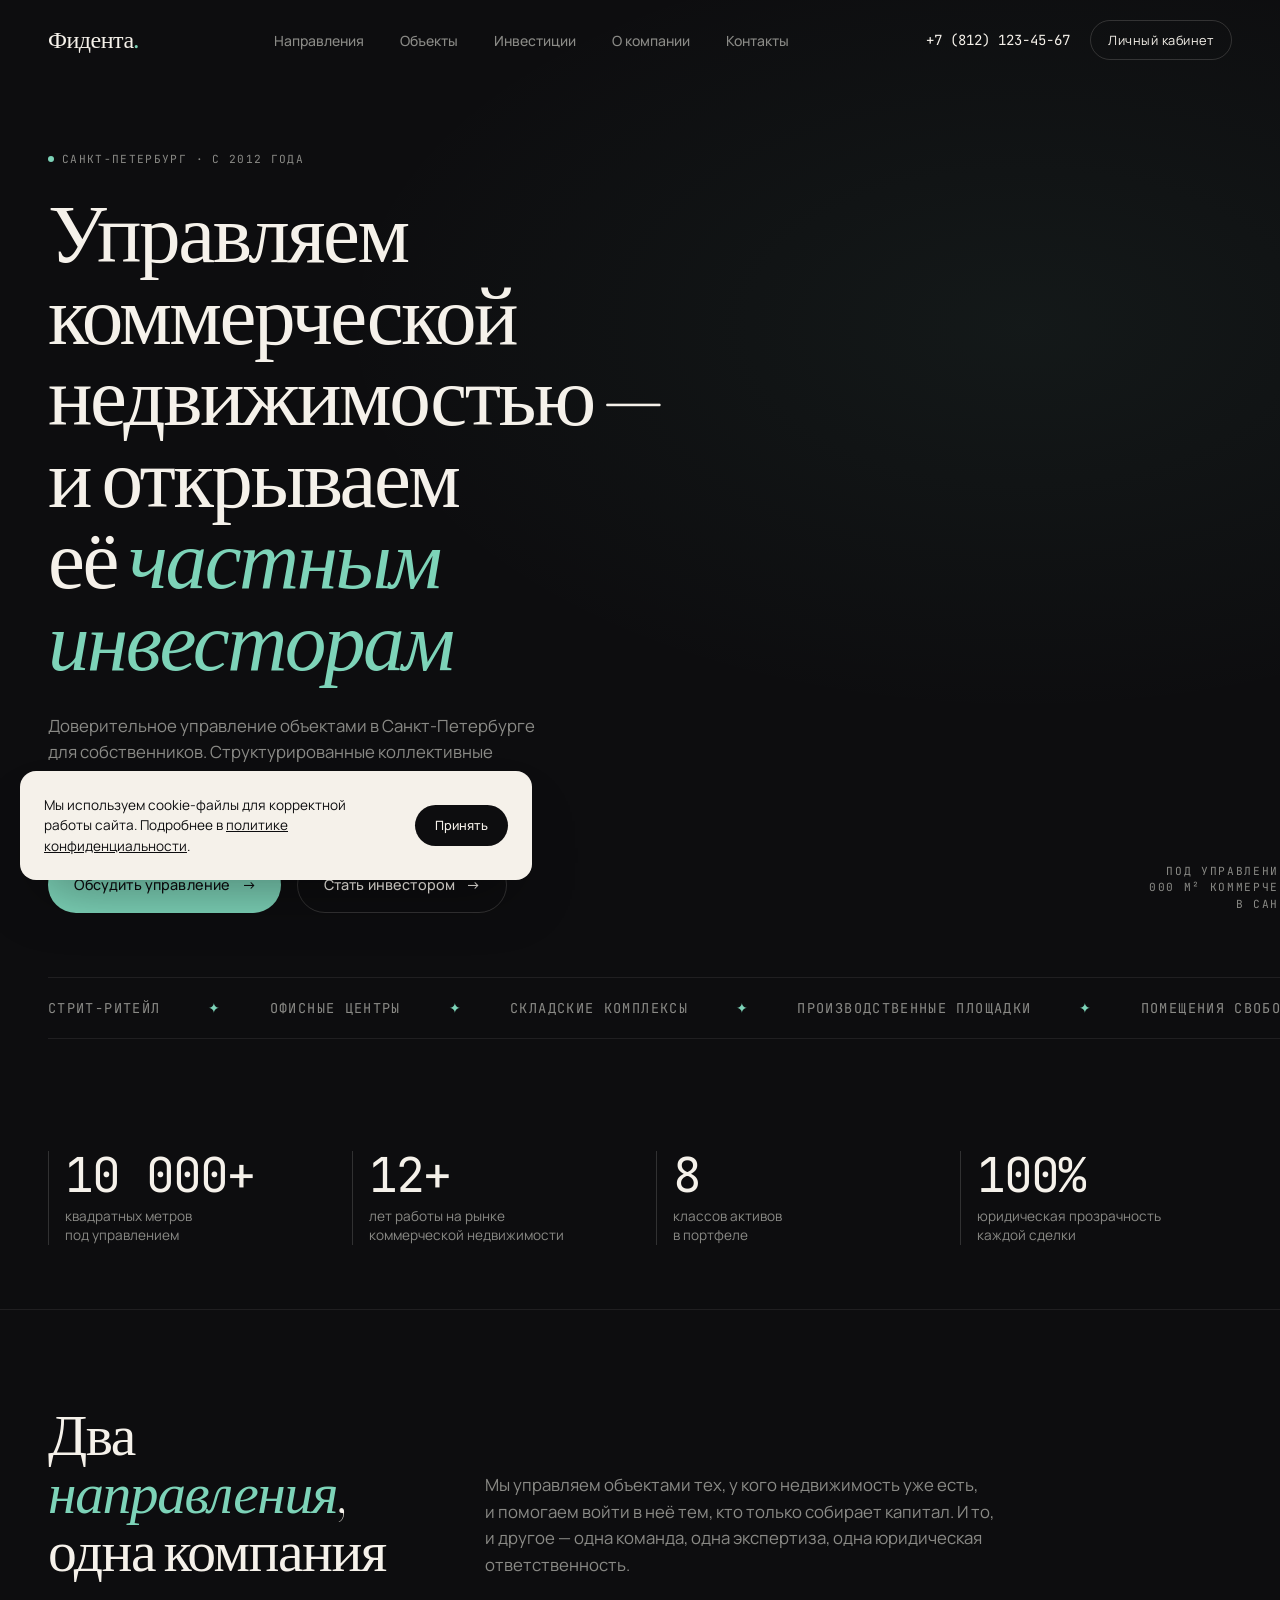
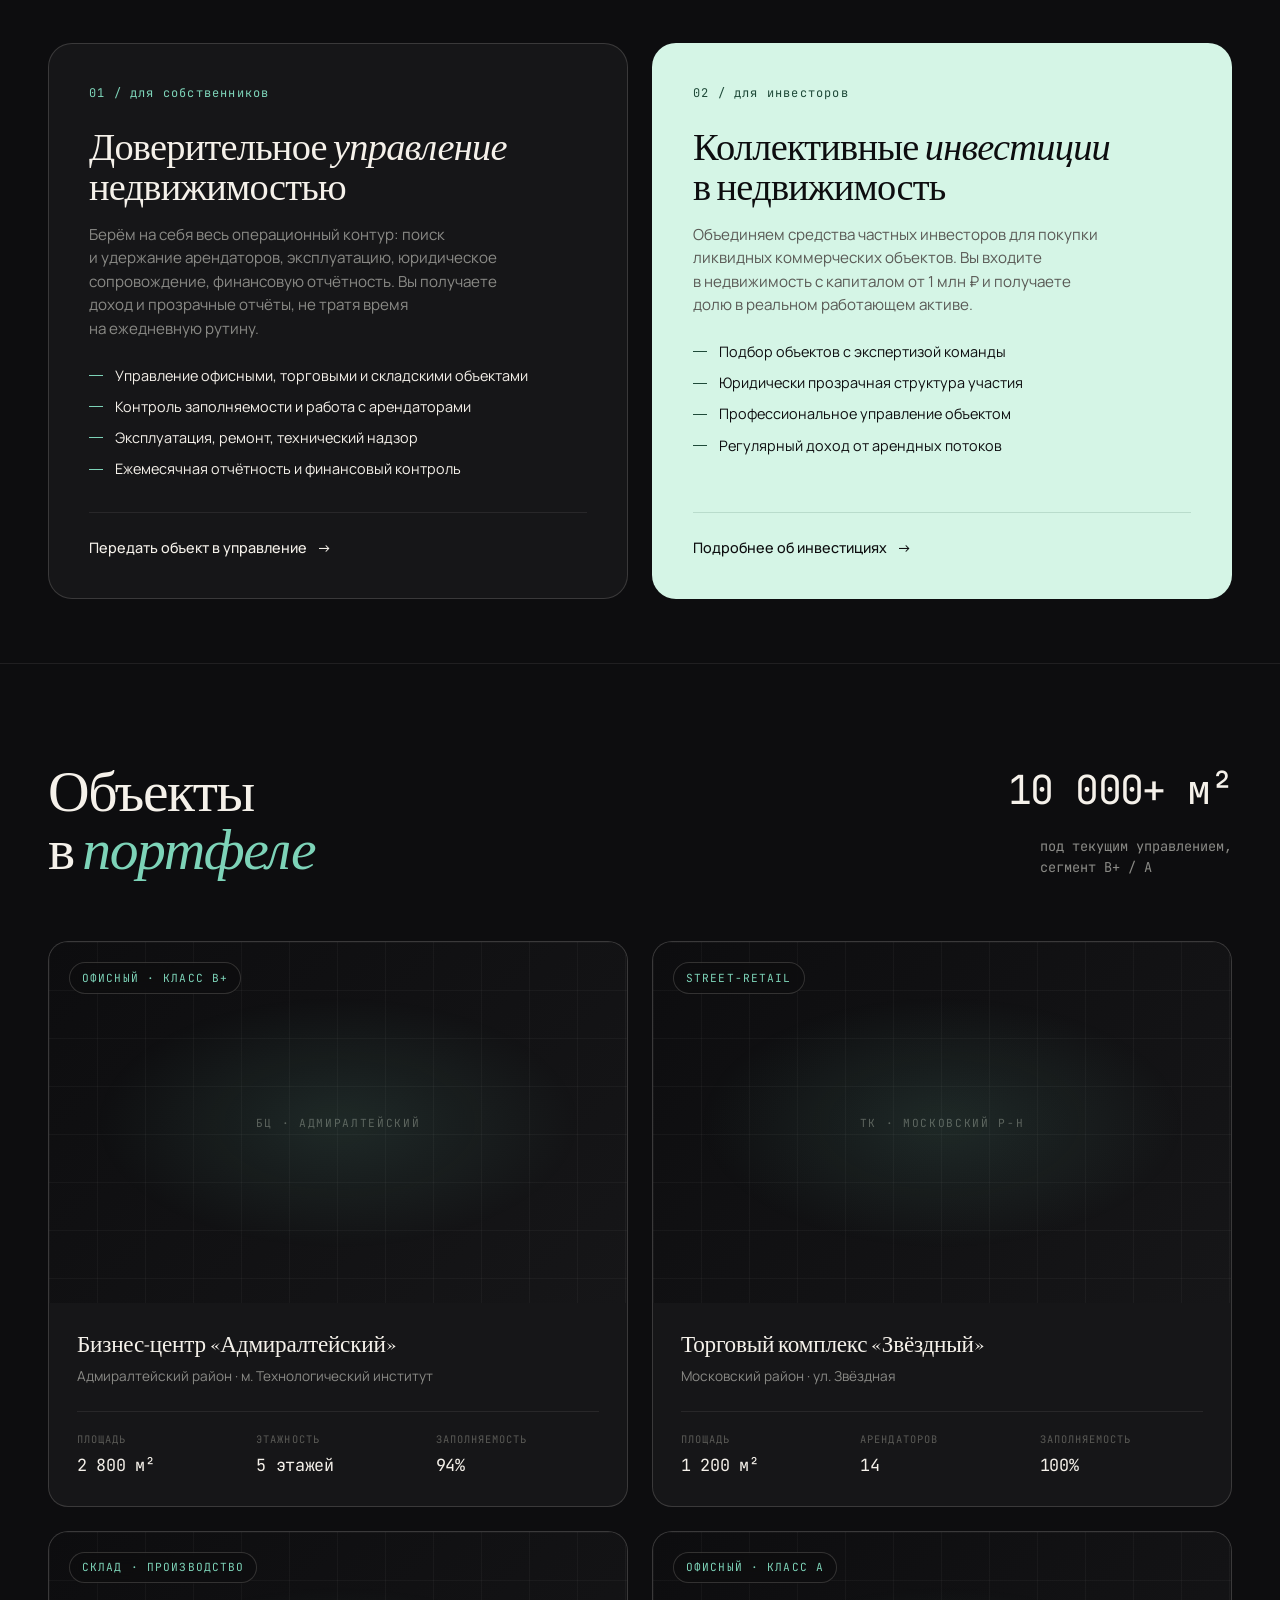
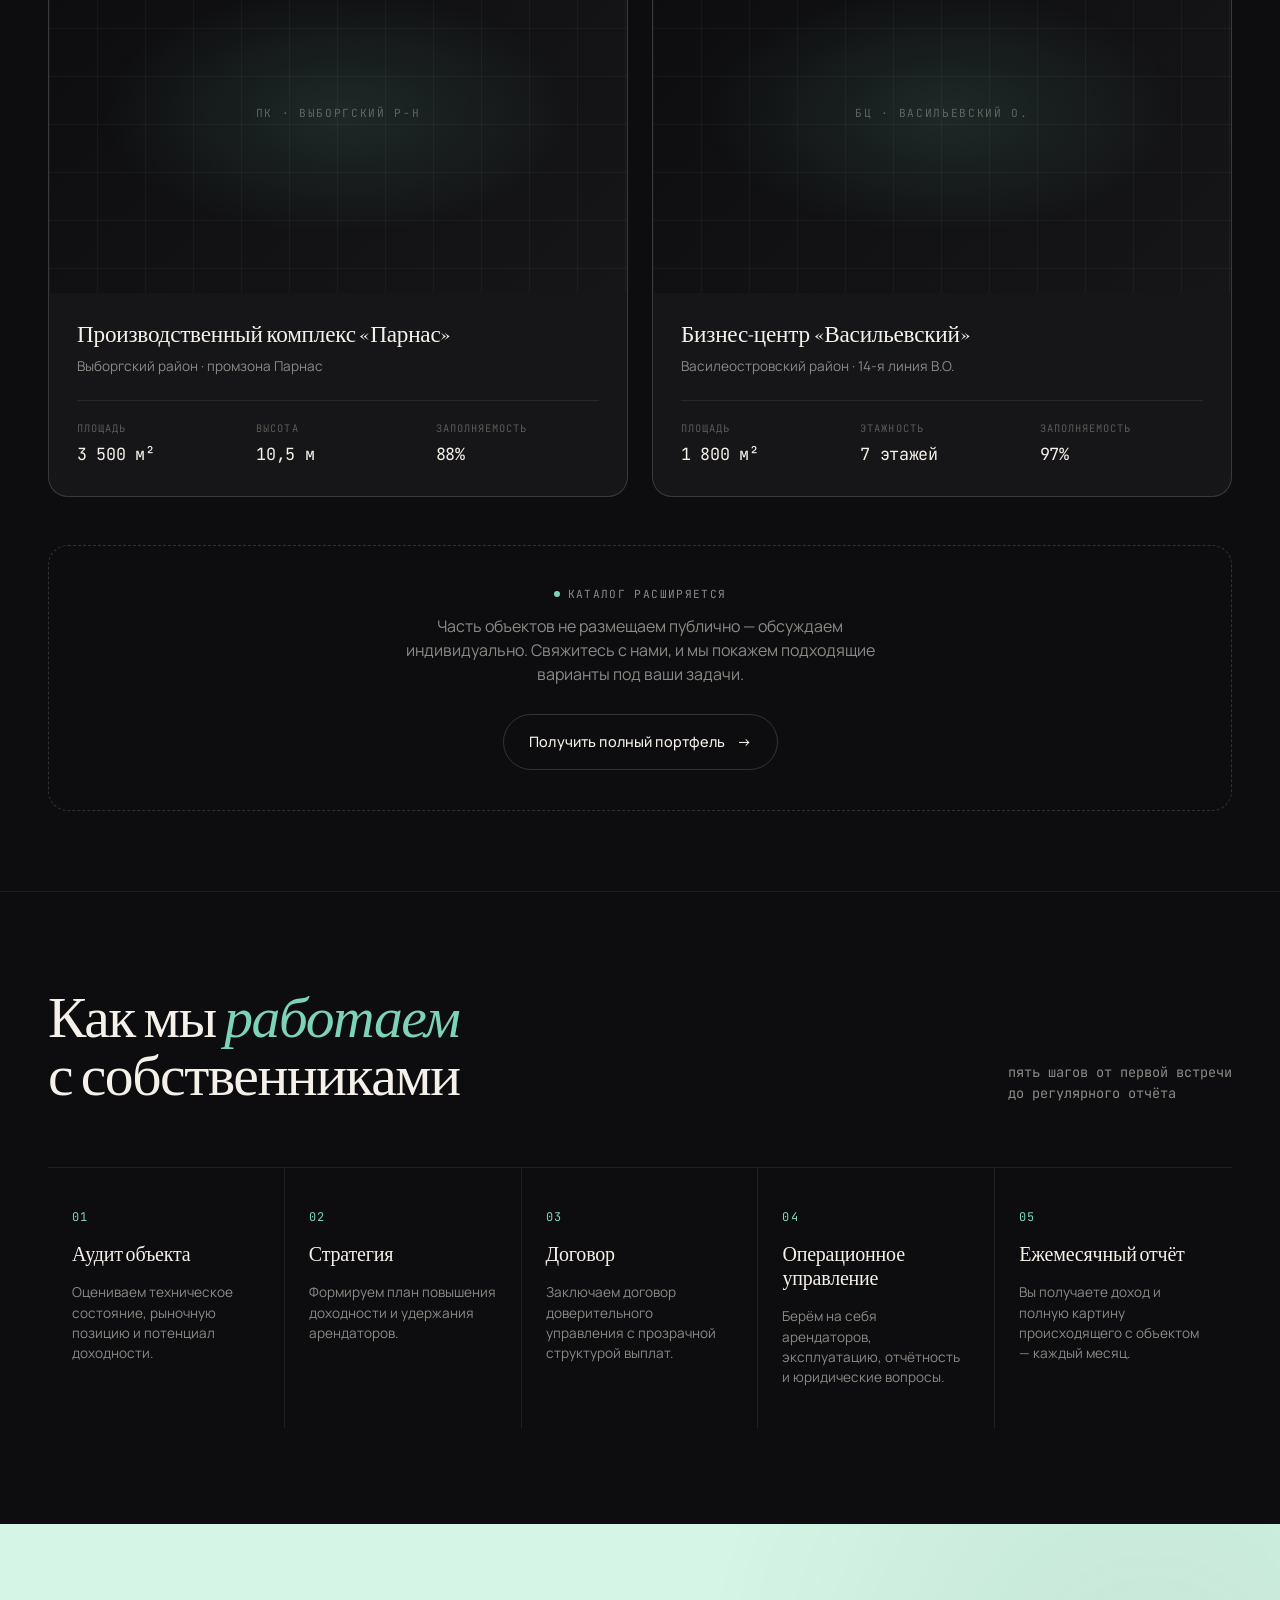
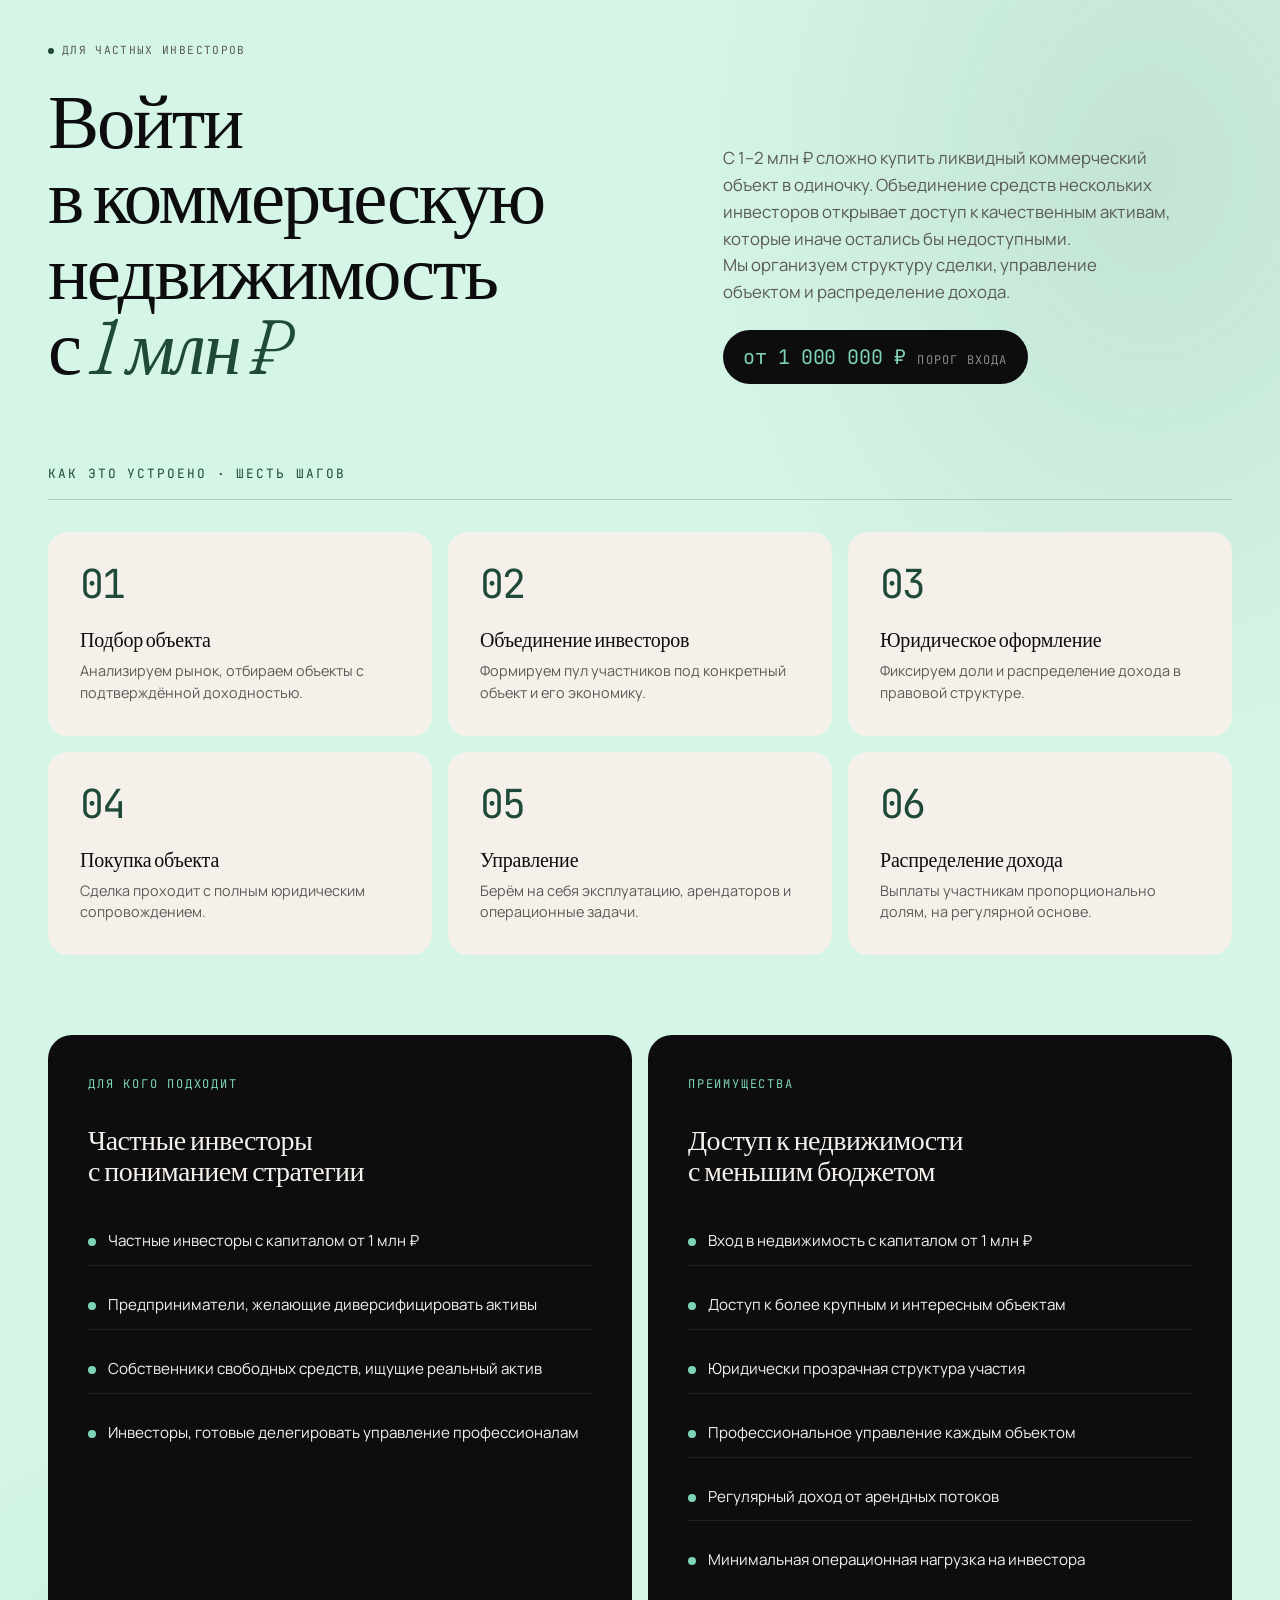
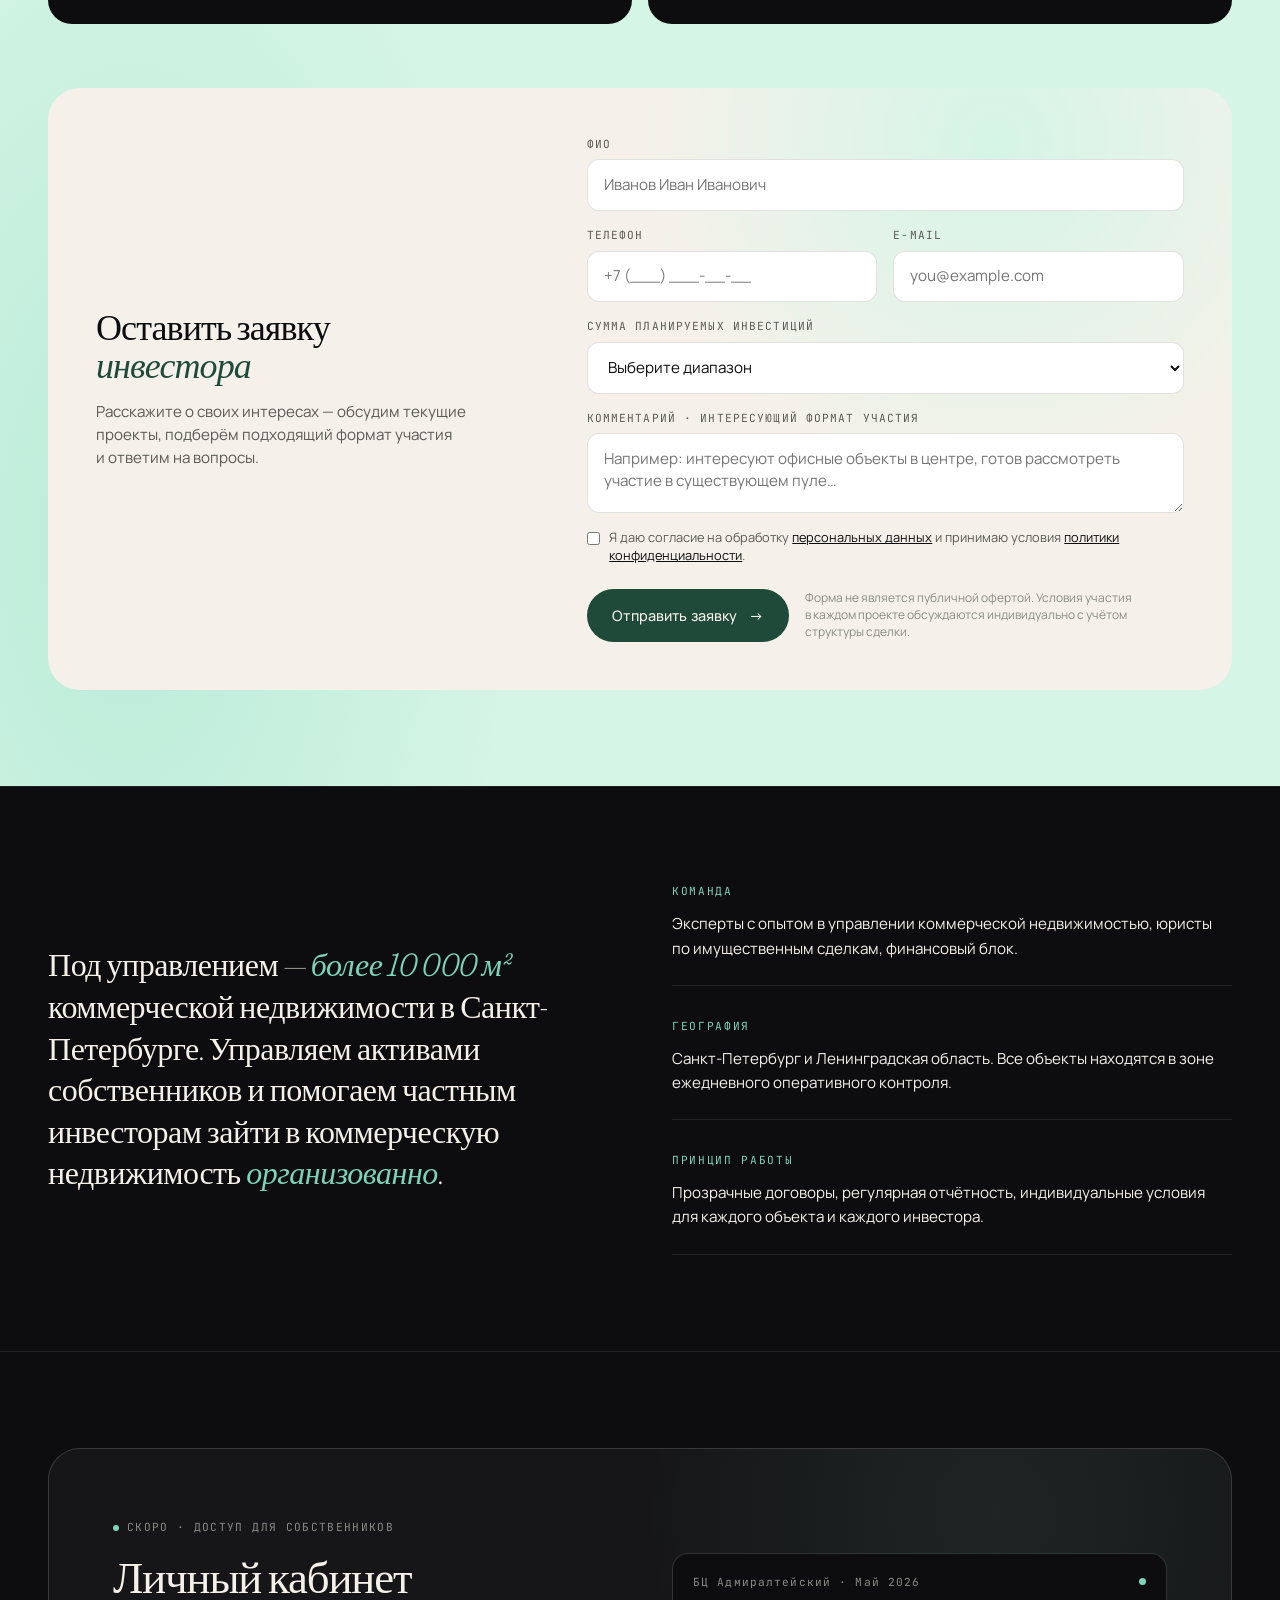
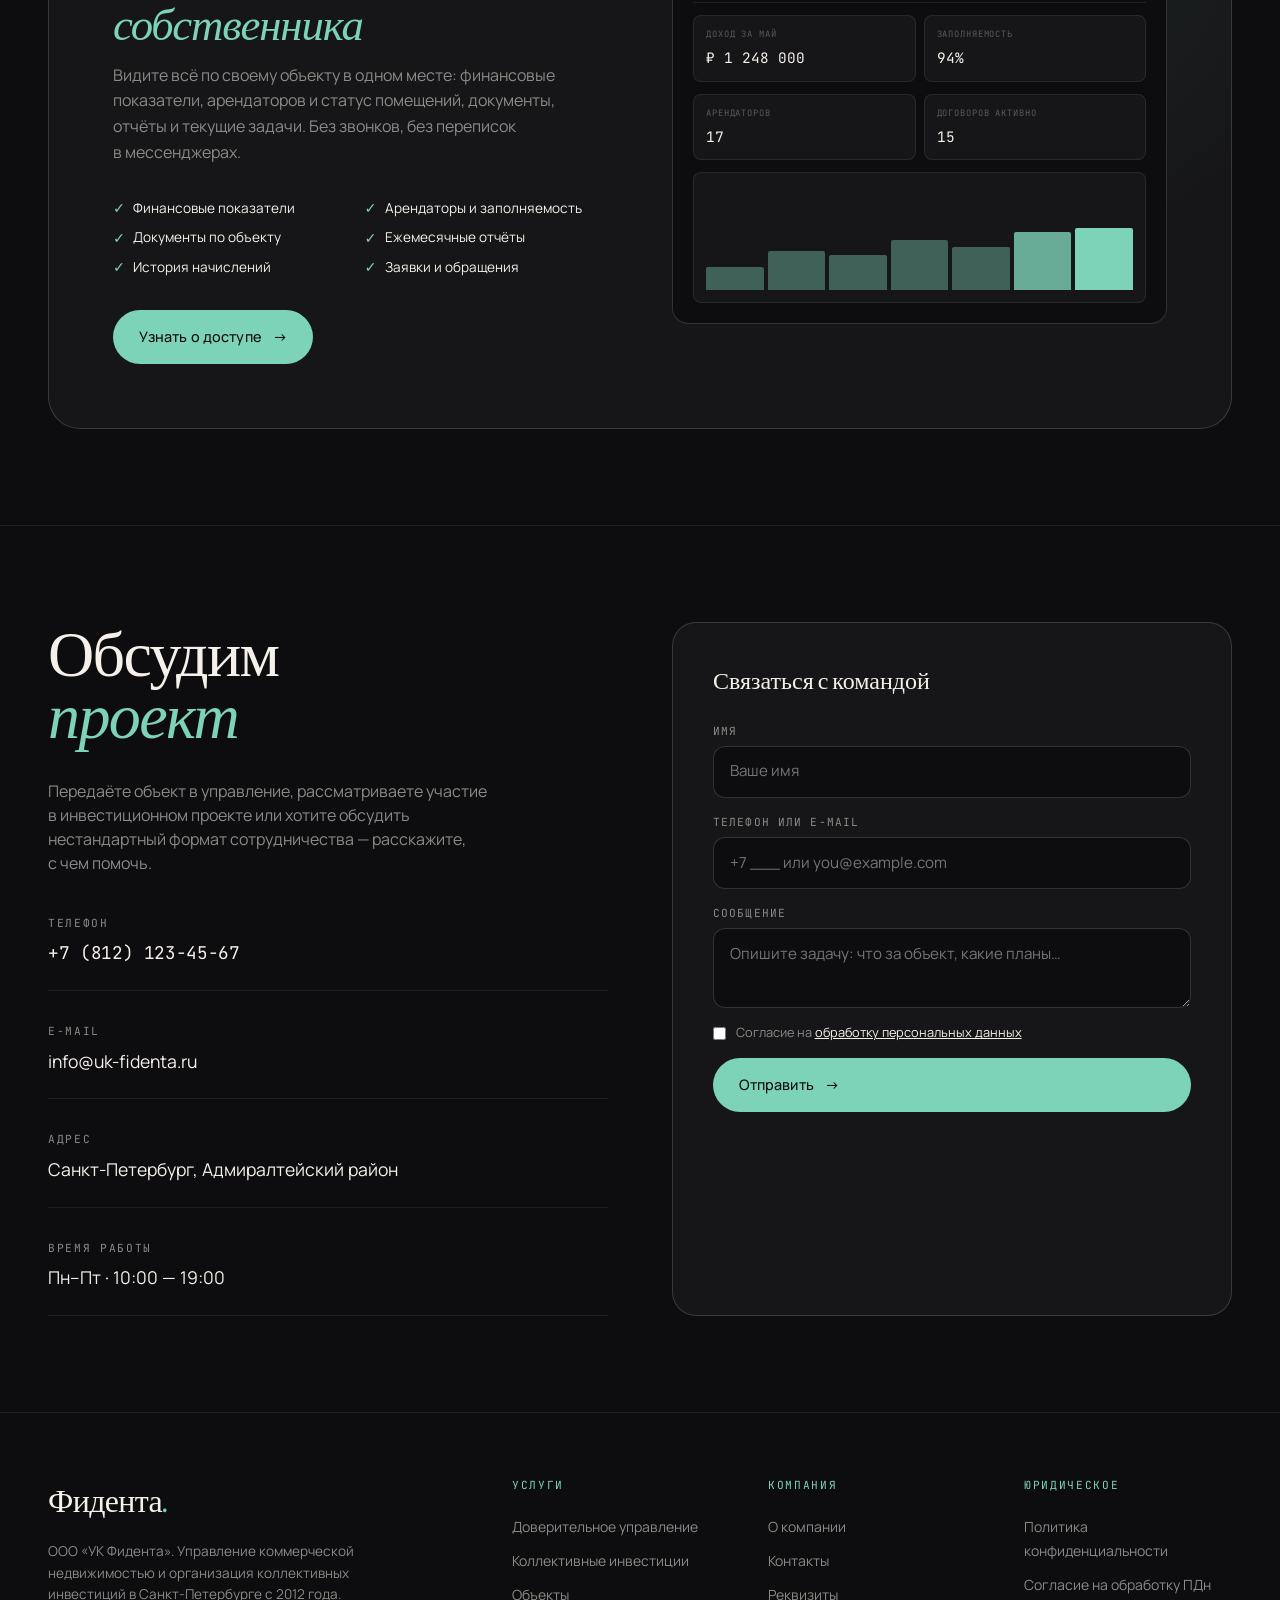
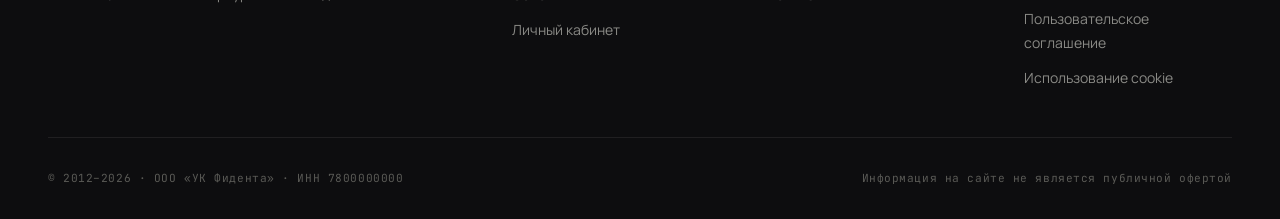
<file: Index.html>
<!DOCTYPE html>
<html lang="ru">
<head>
<meta charset="UTF-8">
<meta name="viewport" content="width=device-width, initial-scale=1.0">
<title>Фидента — управление и инвестиции в коммерческую недвижимость СПб</title>
<meta name="description" content="ООО «УК Фидента». Доверительное управление коммерческой недвижимостью в Санкт-Петербурге. Под управлением — более 10 000 м². Коллективные инвестиции в недвижимость от 1 млн ₽.">
 
<link rel="preconnect" href="https://fonts.googleapis.com">
<link rel="preconnect" href="https://fonts.gstatic.com" crossorigin>
<link href="https://fonts.googleapis.com/css2?family=Fraunces:opsz,wght,SOFT@9..144,300..900,0..100&family=Manrope:wght@300;400;500;600;700&family=JetBrains+Mono:wght@400;500&display=swap" rel="stylesheet">
 
<style>
/* ============================================
   DESIGN TOKENS
   ============================================ */
:root {
  /* Base palette */
  --coal: #0d0d0f;
  --coal-soft: #161618;
  --coal-line: rgba(245, 241, 234, 0.08);
  --coal-line-strong: rgba(245, 241, 234, 0.16);
 
  --paper: #f5f1ea;
  --paper-dim: #ebe5d9;
  --paper-line: rgba(13, 13, 15, 0.1);
 
  /* Text */
  --fg-on-coal: #f5f1ea;
  --fg-on-coal-muted: #8a8a86;
  --fg-on-coal-dim: #5a5a56;
 
  --fg-on-paper: #0d0d0f;
  --fg-on-paper-muted: #5a5a56;
  --fg-on-paper-dim: #8a8a86;
 
  /* Mint accent */
  --mint: #B8F2D7;
  --mint-strong: #7DD3B8;
  --mint-deep: #1F4A39;
  --mint-bg: #d5f5e6;
 
  /* Typography */
  --font-display: 'Fraunces', Georgia, serif;
  --font-text: 'Manrope', system-ui, sans-serif;
  --font-mono: 'JetBrains Mono', 'Courier New', monospace;
 
  /* Sizing */
  --gutter: clamp(1.25rem, 4vw, 3rem);
  --max: 1440px;
}
 
/* ============================================
   RESET & BASE
   ============================================ */
*, *::before, *::after { box-sizing: border-box; margin: 0; padding: 0; }
html { scroll-behavior: smooth; -webkit-font-smoothing: antialiased; -moz-osx-font-smoothing: grayscale; }
body {
  font-family: var(--font-text);
  font-weight: 400;
  background: var(--coal);
  color: var(--fg-on-coal);
  line-height: 1.5;
  overflow-x: hidden;
}
img, svg { max-width: 100%; display: block; }
a { color: inherit; text-decoration: none; }
button { font: inherit; cursor: pointer; border: none; background: none; color: inherit; }
input, textarea { font: inherit; }
 
/* ============================================
   UTILITIES
   ============================================ */
.container { max-width: var(--max); margin: 0 auto; padding: 0 var(--gutter); }
.mono { font-family: var(--font-mono); font-feature-settings: "tnum" 1; letter-spacing: -0.02em; }
.serif { font-family: var(--font-display); }
 
.tag {
  display: inline-flex; align-items: center; gap: 0.5rem;
  font-family: var(--font-mono);
  font-size: 0.7rem;
  letter-spacing: 0.12em;
  text-transform: uppercase;
  color: var(--fg-on-coal-muted);
}
.tag::before {
  content: ""; width: 6px; height: 6px; border-radius: 50%;
  background: var(--mint-strong);
}
.tag--dark { color: var(--fg-on-paper-muted); }
.tag--dark::before { background: var(--mint-deep); }
 
/* ============================================
   FADE-IN ANIMATION (Intersection)
   ============================================ */
.reveal { opacity: 0; transform: translateY(24px); transition: opacity 0.9s cubic-bezier(0.16, 1, 0.3, 1), transform 0.9s cubic-bezier(0.16, 1, 0.3, 1); }
.reveal.is-visible { opacity: 1; transform: translateY(0); }
.reveal-delay-1 { transition-delay: 0.1s; }
.reveal-delay-2 { transition-delay: 0.2s; }
.reveal-delay-3 { transition-delay: 0.3s; }
.reveal-delay-4 { transition-delay: 0.4s; }
 
/* ============================================
   NAV
   ============================================ */
.nav {
  position: fixed; top: 0; left: 0; right: 0; z-index: 100;
  padding: 1.25rem var(--gutter);
  display: flex; align-items: center; justify-content: space-between;
  transition: background 0.4s ease, backdrop-filter 0.4s ease, padding 0.4s ease;
}
.nav.is-scrolled {
  background: rgba(13, 13, 15, 0.92);
  backdrop-filter: blur(20px);
  -webkit-backdrop-filter: blur(20px);
  padding: 1rem var(--gutter);
  border-bottom: 1px solid var(--coal-line);
}
.nav__logo {
  font-family: var(--font-display);
  font-weight: 500;
  font-size: 1.5rem;
  letter-spacing: -0.02em;
  font-variation-settings: "opsz" 144, "SOFT" 0;
}
.nav__logo span { color: var(--mint-strong); }
.nav__menu { display: flex; gap: 2.25rem; align-items: center; }
.nav__link {
  font-size: 0.875rem;
  color: var(--fg-on-coal-muted);
  font-weight: 500;
  position: relative;
  padding: 0.25rem 0;
  transition: color 0.25s ease;
}
.nav__link:hover { color: var(--fg-on-coal); }
.nav__link::after {
  content: "";
  position: absolute; bottom: 0; left: 0;
  width: 0; height: 1px;
  background: var(--mint-strong);
  transition: width 0.3s ease;
}
.nav__link:hover::after { width: 100%; }
.nav__right { display: flex; gap: 1.25rem; align-items: center; }
.nav__phone {
  font-family: var(--font-mono);
  font-size: 0.875rem;
  color: var(--fg-on-coal);
}
.nav__cta {
  padding: 0.6rem 1.1rem;
  border: 1px solid var(--coal-line-strong);
  border-radius: 100px;
  font-size: 0.8rem;
  letter-spacing: 0.04em;
  transition: all 0.3s ease;
}
.nav__cta:hover { background: var(--mint-strong); color: var(--coal); border-color: var(--mint-strong); }
 
.nav__burger { display: none; }
 
@media (max-width: 980px) {
  .nav__menu, .nav__phone { display: none; }
  .nav__burger {
    display: flex; flex-direction: column; gap: 5px; padding: 0.5rem;
  }
  .nav__burger span { width: 22px; height: 1.5px; background: var(--fg-on-coal); }
}
 
/* ============================================
   HERO
   ============================================ */
.hero {
  min-height: 100vh;
  padding-top: 7rem;
  padding-bottom: 3rem;
  display: flex; flex-direction: column; justify-content: space-between;
  position: relative;
  overflow: hidden;
}
.hero::before {
  content: ""; position: absolute; inset: 0;
  background: radial-gradient(ellipse 90% 60% at 80% 30%, rgba(125, 211, 184, 0.06), transparent 60%);
  pointer-events: none;
}
.hero__top {
  display: grid;
  grid-template-columns: 1.2fr 1fr;
  gap: 4rem;
  padding-top: 2rem;
  position: relative;
  z-index: 2;
}
.hero__headline {
  font-family: var(--font-display);
  font-weight: 300;
  font-size: clamp(2.5rem, 6.5vw, 6rem);
  line-height: 0.98;
  letter-spacing: -0.03em;
  font-variation-settings: "opsz" 144, "SOFT" 50;
}
.hero__headline em {
  font-style: italic;
  font-weight: 300;
  font-variation-settings: "opsz" 144, "SOFT" 100;
  color: var(--mint-strong);
}
.hero__sub {
  margin-top: 2rem;
  font-size: 1.05rem;
  line-height: 1.55;
  color: var(--fg-on-coal-muted);
  max-width: 32rem;
}
.hero__cta-row {
  margin-top: 2.5rem;
  display: flex; gap: 1rem; flex-wrap: wrap;
}
.btn {
  display: inline-flex; align-items: center; gap: 0.7rem;
  padding: 1rem 1.6rem;
  border-radius: 100px;
  font-size: 0.9rem;
  font-weight: 500;
  letter-spacing: 0.01em;
  transition: all 0.35s cubic-bezier(0.16, 1, 0.3, 1);
  position: relative;
  overflow: hidden;
}
.btn--primary { background: var(--mint-strong); color: var(--coal); }
.btn--primary:hover { background: var(--mint); transform: translateY(-2px); box-shadow: 0 12px 32px -8px rgba(125, 211, 184, 0.4); }
.btn--ghost { border: 1px solid var(--coal-line-strong); color: var(--fg-on-coal); }
.btn--ghost:hover { background: var(--fg-on-coal); color: var(--coal); border-color: var(--fg-on-coal); }
.btn__arrow { display: inline-block; transition: transform 0.3s ease; }
.btn:hover .btn__arrow { transform: translateX(4px); }
 
.hero__counter {
  display: flex; flex-direction: column; align-items: flex-end; justify-content: flex-end;
  text-align: right;
}
.hero__counter-num {
  font-family: var(--font-mono);
  font-weight: 500;
  font-size: clamp(3rem, 9vw, 8rem);
  letter-spacing: -0.06em;
  line-height: 1;
  color: var(--fg-on-coal);
}
.hero__counter-num sup {
  font-size: 0.4em;
  color: var(--mint-strong);
  vertical-align: super;
  margin-left: 0.1em;
}
.hero__counter-label {
  margin-top: 1rem;
  font-family: var(--font-mono);
  font-size: 0.7rem;
  letter-spacing: 0.15em;
  text-transform: uppercase;
  color: var(--fg-on-coal-muted);
  max-width: 16rem;
}
 
@media (max-width: 860px) {
  .hero__top { grid-template-columns: 1fr; gap: 3rem; }
  .hero__counter { align-items: flex-start; text-align: left; }
}
 
/* MARQUEE */
.marquee {
  position: relative; z-index: 2;
  margin-top: 4rem;
  padding: 1.25rem 0;
  border-top: 1px solid var(--coal-line);
  border-bottom: 1px solid var(--coal-line);
  overflow: hidden;
  display: flex;
  white-space: nowrap;
}
.marquee__track {
  display: flex; gap: 3rem;
  animation: marquee 40s linear infinite;
  flex-shrink: 0;
}
.marquee__item {
  font-family: var(--font-mono);
  font-size: 0.85rem;
  letter-spacing: 0.1em;
  text-transform: uppercase;
  color: var(--fg-on-coal-muted);
  display: flex; align-items: center; gap: 3rem;
}
.marquee__item::after {
  content: "✦";
  color: var(--mint-strong);
}
@keyframes marquee {
  from { transform: translateX(0); }
  to { transform: translateX(-50%); }
}
 
/* ============================================
   STATS BAR
   ============================================ */
.stats {
  padding: 4rem 0;
  border-bottom: 1px solid var(--coal-line);
}
.stats__grid {
  display: grid;
  grid-template-columns: repeat(4, 1fr);
  gap: 2rem;
}
.stat {
  display: flex; flex-direction: column; gap: 0.5rem;
  padding-left: 1rem;
  border-left: 1px solid var(--coal-line-strong);
}
.stat__num {
  font-family: var(--font-mono);
  font-size: clamp(2rem, 4vw, 3rem);
  letter-spacing: -0.04em;
  line-height: 1;
  color: var(--fg-on-coal);
}
.stat__label {
  font-size: 0.85rem;
  color: var(--fg-on-coal-muted);
  line-height: 1.4;
}
@media (max-width: 720px) { .stats__grid { grid-template-columns: repeat(2, 1fr); } }
 
/* ============================================
   DIRECTIONS SPLIT
   ============================================ */
.directions { padding: 6rem 0 4rem; }
.directions__intro {
  display: grid; grid-template-columns: 1fr 2fr;
  gap: 4rem;
  margin-bottom: 4rem;
  align-items: end;
}
.directions__title {
  font-family: var(--font-display);
  font-weight: 300;
  font-size: clamp(2rem, 4.5vw, 3.75rem);
  line-height: 1;
  letter-spacing: -0.025em;
  font-variation-settings: "opsz" 100;
}
.directions__title em {
  font-style: italic;
  color: var(--mint-strong);
  font-variation-settings: "opsz" 100, "SOFT" 100;
}
.directions__lead {
  color: var(--fg-on-coal-muted);
  font-size: 1.05rem;
  line-height: 1.6;
  max-width: 36rem;
}
.directions__grid {
  display: grid; grid-template-columns: 1fr 1fr;
  gap: 1.5rem;
}
.direction-card {
  position: relative;
  padding: 2.5rem;
  border: 1px solid var(--coal-line-strong);
  border-radius: 24px;
  min-height: 28rem;
  display: flex; flex-direction: column; justify-content: space-between;
  transition: all 0.5s cubic-bezier(0.16, 1, 0.3, 1);
  overflow: hidden;
  background: var(--coal-soft);
}
.direction-card::before {
  content: ""; position: absolute; inset: 0;
  background: radial-gradient(ellipse 80% 60% at 50% 0%, rgba(125, 211, 184, 0.08), transparent 70%);
  opacity: 0; transition: opacity 0.5s ease;
  pointer-events: none;
}
.direction-card:hover::before { opacity: 1; }
.direction-card:hover { transform: translateY(-4px); border-color: var(--mint-strong); }
.direction-card__num {
  font-family: var(--font-mono);
  font-size: 0.75rem;
  color: var(--mint-strong);
  letter-spacing: 0.1em;
  margin-bottom: 1.5rem;
}
.direction-card__title {
  font-family: var(--font-display);
  font-weight: 300;
  font-size: clamp(1.75rem, 3vw, 2.5rem);
  line-height: 1.05;
  letter-spacing: -0.02em;
  margin-bottom: 1rem;
  font-variation-settings: "opsz" 100, "SOFT" 50;
}
.direction-card__title em {
  font-style: italic;
  font-variation-settings: "opsz" 100, "SOFT" 100;
}
.direction-card__desc {
  color: var(--fg-on-coal-muted);
  font-size: 0.95rem;
  line-height: 1.55;
  max-width: 26rem;
}
.direction-card__bullets {
  margin-top: 1.5rem;
  list-style: none;
  display: flex; flex-direction: column; gap: 0.6rem;
}
.direction-card__bullets li {
  display: flex; align-items: flex-start; gap: 0.75rem;
  font-size: 0.9rem;
  color: var(--fg-on-coal);
}
.direction-card__bullets li::before {
  content: ""; width: 14px; height: 1px; background: var(--mint-strong); margin-top: 0.65rem; flex-shrink: 0;
}
.direction-card__footer {
  margin-top: 2rem;
  display: flex; align-items: center; justify-content: space-between;
  padding-top: 1.5rem;
  border-top: 1px solid var(--coal-line);
}
.direction-card__link {
  display: inline-flex; align-items: center; gap: 0.6rem;
  font-size: 0.9rem; font-weight: 500;
  color: var(--fg-on-coal);
  transition: color 0.3s ease;
}
.direction-card__link:hover { color: var(--mint-strong); }
.direction-card__link span { transition: transform 0.3s ease; }
.direction-card__link:hover span { transform: translateX(4px); }
 
.direction-card--mint {
  background: var(--mint-bg);
  border-color: transparent;
  color: var(--fg-on-paper);
}
.direction-card--mint::before {
  background: radial-gradient(ellipse 80% 60% at 50% 0%, rgba(31, 74, 57, 0.1), transparent 70%);
}
.direction-card--mint:hover { border-color: var(--mint-deep); transform: translateY(-4px); }
.direction-card--mint .direction-card__num { color: var(--mint-deep); }
.direction-card--mint .direction-card__desc { color: var(--fg-on-paper-muted); }
.direction-card--mint .direction-card__bullets li { color: var(--fg-on-paper); }
.direction-card--mint .direction-card__bullets li::before { background: var(--mint-deep); }
.direction-card--mint .direction-card__footer { border-color: rgba(31, 74, 57, 0.15); }
.direction-card--mint .direction-card__link { color: var(--fg-on-paper); }
.direction-card--mint .direction-card__link:hover { color: var(--mint-deep); }
 
@media (max-width: 860px) {
  .directions__intro { grid-template-columns: 1fr; gap: 2rem; }
  .directions__grid { grid-template-columns: 1fr; }
}
 
/* ============================================
   OBJECTS
   ============================================ */
.objects {
  padding: 6rem 0 5rem;
  border-top: 1px solid var(--coal-line);
}
.section-header {
  display: grid; grid-template-columns: 1fr 1fr;
  gap: 4rem;
  margin-bottom: 4rem;
  align-items: end;
}
.section-header__title {
  font-family: var(--font-display);
  font-weight: 300;
  font-size: clamp(2rem, 4.5vw, 3.75rem);
  line-height: 1;
  letter-spacing: -0.025em;
  font-variation-settings: "opsz" 100;
}
.section-header__title em {
  font-style: italic;
  color: var(--mint-strong);
  font-variation-settings: "opsz" 100, "SOFT" 100;
}
.section-header__meta {
  display: flex; flex-direction: column; gap: 1rem; align-items: flex-end;
  font-family: var(--font-mono);
  font-size: 0.85rem;
  color: var(--fg-on-coal-muted);
}
.section-header__meta-num {
  font-size: 2.5rem;
  color: var(--fg-on-coal);
  letter-spacing: -0.04em;
}
 
.objects__grid {
  display: grid;
  grid-template-columns: repeat(2, 1fr);
  gap: 1.5rem;
}
.object-card {
  position: relative;
  border: 1px solid var(--coal-line-strong);
  border-radius: 20px;
  overflow: hidden;
  background: var(--coal-soft);
  transition: all 0.5s cubic-bezier(0.16, 1, 0.3, 1);
  cursor: pointer;
}
.object-card:hover { transform: translateY(-4px); border-color: var(--mint-strong); }
.object-card__visual {
  aspect-ratio: 16 / 10;
  background:
    linear-gradient(135deg, var(--coal) 0%, var(--coal-soft) 100%);
  position: relative;
  overflow: hidden;
}
.object-card__visual::before {
  content: ""; position: absolute; inset: 0;
  background-image:
    linear-gradient(rgba(245, 241, 234, 0.04) 1px, transparent 1px),
    linear-gradient(90deg, rgba(245, 241, 234, 0.04) 1px, transparent 1px);
  background-size: 48px 48px;
}
.object-card__visual::after {
  content: ""; position: absolute; inset: 0;
  background: radial-gradient(ellipse 60% 50% at 50% 50%, rgba(125, 211, 184, 0.12), transparent 70%);
}
.object-card__visual-icon {
  position: absolute; top: 50%; left: 50%; transform: translate(-50%, -50%);
  font-family: var(--font-mono);
  font-size: 0.7rem;
  letter-spacing: 0.15em;
  color: var(--fg-on-coal-dim);
  text-transform: uppercase;
}
.object-card__badge {
  position: absolute; top: 1.25rem; left: 1.25rem;
  padding: 0.4rem 0.75rem;
  background: rgba(13, 13, 15, 0.7);
  backdrop-filter: blur(8px);
  border: 1px solid var(--coal-line-strong);
  border-radius: 100px;
  font-family: var(--font-mono);
  font-size: 0.7rem;
  letter-spacing: 0.1em;
  text-transform: uppercase;
  color: var(--mint-strong);
}
.object-card__body { padding: 1.75rem; }
.object-card__title {
  font-family: var(--font-display);
  font-weight: 400;
  font-size: 1.45rem;
  line-height: 1.15;
  letter-spacing: -0.01em;
  margin-bottom: 0.5rem;
  font-variation-settings: "opsz" 100;
}
.object-card__address {
  font-size: 0.85rem;
  color: var(--fg-on-coal-muted);
  margin-bottom: 1.5rem;
}
.object-card__stats {
  display: grid; grid-template-columns: repeat(3, 1fr);
  gap: 1rem;
  padding-top: 1.25rem;
  border-top: 1px solid var(--coal-line);
}
.object-card__stat-label {
  font-family: var(--font-mono);
  font-size: 0.65rem;
  letter-spacing: 0.1em;
  text-transform: uppercase;
  color: var(--fg-on-coal-dim);
  margin-bottom: 0.35rem;
}
.object-card__stat-val {
  font-family: var(--font-mono);
  font-size: 1.05rem;
  color: var(--fg-on-coal);
  letter-spacing: -0.02em;
}
 
.objects__footer {
  margin-top: 3rem;
  padding: 2.5rem;
  border: 1px dashed var(--coal-line-strong);
  border-radius: 20px;
  text-align: center;
  display: flex; flex-direction: column; gap: 0.75rem; align-items: center;
}
.objects__footer-text {
  color: var(--fg-on-coal-muted);
  max-width: 32rem;
}
@media (max-width: 720px) {
  .section-header { grid-template-columns: 1fr; gap: 1.5rem; }
  .section-header__meta { align-items: flex-start; }
  .objects__grid { grid-template-columns: 1fr; }
}
 
/* ============================================
   HOW IT WORKS
   ============================================ */
.how {
  padding: 6rem 0;
  border-top: 1px solid var(--coal-line);
}
.how__steps {
  display: grid;
  grid-template-columns: repeat(5, 1fr);
  gap: 0;
  border-top: 1px solid var(--coal-line);
}
.step {
  padding: 2.5rem 1.5rem;
  border-right: 1px solid var(--coal-line);
  display: flex; flex-direction: column; gap: 1rem;
  transition: background 0.4s ease;
}
.step:last-child { border-right: none; }
.step:hover { background: var(--coal-soft); }
.step__num {
  font-family: var(--font-mono);
  font-size: 0.75rem;
  letter-spacing: 0.1em;
  color: var(--mint-strong);
}
.step__title {
  font-family: var(--font-display);
  font-weight: 400;
  font-size: 1.25rem;
  line-height: 1.2;
  letter-spacing: -0.01em;
  font-variation-settings: "opsz" 100;
}
.step__desc {
  font-size: 0.85rem;
  color: var(--fg-on-coal-muted);
  line-height: 1.5;
}
@media (max-width: 980px) {
  .how__steps { grid-template-columns: 1fr 1fr; }
  .step { border-bottom: 1px solid var(--coal-line); }
  .step:nth-child(odd) { border-right: 1px solid var(--coal-line); }
  .step:nth-child(even) { border-right: none; }
}
@media (max-width: 560px) {
  .how__steps { grid-template-columns: 1fr; }
  .step { border-right: none; }
}
 
/* ============================================
   INVESTMENTS — MINT SECTION
   ============================================ */
.invest {
  background: var(--mint-bg);
  color: var(--fg-on-paper);
  padding: 7rem 0 6rem;
  position: relative;
  overflow: hidden;
}
.invest::before {
  content: ""; position: absolute; inset: 0;
  background-image:
    radial-gradient(ellipse 60% 40% at 90% 10%, rgba(31, 74, 57, 0.1), transparent 60%),
    radial-gradient(ellipse 50% 50% at 10% 90%, rgba(125, 211, 184, 0.3), transparent 60%);
  pointer-events: none;
}
.invest__inner { position: relative; z-index: 2; }
.invest__lead {
  display: grid; grid-template-columns: 1.2fr 1fr;
  gap: 4rem;
  margin-bottom: 5rem;
  align-items: end;
}
.invest__title {
  font-family: var(--font-display);
  font-weight: 300;
  font-size: clamp(2.5rem, 6vw, 5rem);
  line-height: 0.98;
  letter-spacing: -0.03em;
  font-variation-settings: "opsz" 144, "SOFT" 50;
}
.invest__title em {
  font-style: italic;
  color: var(--mint-deep);
  font-variation-settings: "opsz" 144, "SOFT" 100;
}
.invest__desc {
  font-size: 1.05rem;
  line-height: 1.6;
  color: var(--fg-on-paper-muted);
  max-width: 28rem;
}
.invest__min {
  margin-top: 1.5rem;
  display: inline-flex; align-items: baseline; gap: 0.75rem;
  padding: 0.75rem 1.25rem;
  background: var(--coal);
  color: var(--fg-on-coal);
  border-radius: 100px;
}
.invest__min-num {
  font-family: var(--font-mono);
  font-size: 1.25rem;
  color: var(--mint-strong);
  letter-spacing: -0.02em;
}
.invest__min-label {
  font-family: var(--font-mono);
  font-size: 0.75rem;
  letter-spacing: 0.1em;
  text-transform: uppercase;
  color: var(--fg-on-coal-muted);
}
 
.invest__how {
  margin-bottom: 5rem;
}
.invest__how-title {
  font-family: var(--font-mono);
  font-size: 0.8rem;
  letter-spacing: 0.15em;
  text-transform: uppercase;
  color: var(--mint-deep);
  margin-bottom: 2rem;
  padding-bottom: 1rem;
  border-bottom: 1px solid rgba(31, 74, 57, 0.2);
}
.invest__how-grid {
  display: grid;
  grid-template-columns: repeat(3, 1fr);
  gap: 1rem;
}
.invest-step {
  background: var(--paper);
  padding: 2rem;
  border-radius: 20px;
  position: relative;
  transition: transform 0.4s ease;
}
.invest-step:hover { transform: translateY(-4px); }
.invest-step__num {
  font-family: var(--font-mono);
  font-size: 2.5rem;
  color: var(--mint-deep);
  letter-spacing: -0.04em;
  line-height: 1;
  margin-bottom: 1.5rem;
}
.invest-step__title {
  font-family: var(--font-display);
  font-weight: 400;
  font-size: 1.25rem;
  line-height: 1.2;
  letter-spacing: -0.01em;
  margin-bottom: 0.5rem;
  font-variation-settings: "opsz" 100;
}
.invest-step__desc {
  font-size: 0.9rem;
  color: var(--fg-on-paper-muted);
  line-height: 1.5;
}
 
.invest__cols {
  display: grid; grid-template-columns: 1fr 1fr;
  gap: 1rem;
  margin-bottom: 4rem;
}
.invest-block {
  background: var(--coal);
  color: var(--fg-on-coal);
  padding: 2.5rem;
  border-radius: 24px;
}
.invest-block__label {
  font-family: var(--font-mono);
  font-size: 0.75rem;
  letter-spacing: 0.15em;
  text-transform: uppercase;
  color: var(--mint-strong);
  margin-bottom: 2rem;
}
.invest-block__title {
  font-family: var(--font-display);
  font-weight: 300;
  font-size: 1.75rem;
  line-height: 1.1;
  letter-spacing: -0.02em;
  margin-bottom: 2rem;
  font-variation-settings: "opsz" 100, "SOFT" 50;
}
.invest-block__list {
  list-style: none;
  display: flex; flex-direction: column; gap: 1rem;
}
.invest-block__list li {
  display: flex; align-items: flex-start; gap: 0.75rem;
  padding: 0.75rem 0;
  border-bottom: 1px solid var(--coal-line);
  font-size: 0.95rem;
}
.invest-block__list li:last-child { border-bottom: none; }
.invest-block__list li::before {
  content: ""; flex-shrink: 0;
  width: 8px; height: 8px; border-radius: 50%;
  background: var(--mint-strong);
  margin-top: 0.5rem;
}
 
/* INVEST FORM */
.invest-form {
  background: var(--paper);
  padding: 3rem;
  border-radius: 32px;
  display: grid; grid-template-columns: 1fr 1.4fr;
  gap: 4rem;
  align-items: center;
  position: relative;
  overflow: hidden;
}
.invest-form::before {
  content: ""; position: absolute; top: -50%; right: -10%;
  width: 60%; aspect-ratio: 1;
  background: radial-gradient(circle, var(--mint-bg), transparent 70%);
  pointer-events: none;
}
.invest-form__lead { position: relative; z-index: 2; }
.invest-form__title {
  font-family: var(--font-display);
  font-weight: 300;
  font-size: 2.25rem;
  line-height: 1.05;
  letter-spacing: -0.025em;
  margin-bottom: 1rem;
  font-variation-settings: "opsz" 100, "SOFT" 50;
}
.invest-form__title em {
  font-style: italic;
  color: var(--mint-deep);
  font-variation-settings: "opsz" 100, "SOFT" 100;
}
.invest-form__sub {
  color: var(--fg-on-paper-muted);
  font-size: 0.95rem;
  line-height: 1.5;
}
.invest-form__form {
  display: grid; grid-template-columns: 1fr 1fr;
  gap: 1rem;
  position: relative; z-index: 2;
}
.field {
  display: flex; flex-direction: column; gap: 0.4rem;
}
.field--full { grid-column: 1 / -1; }
.field__label {
  font-family: var(--font-mono);
  font-size: 0.7rem;
  letter-spacing: 0.1em;
  text-transform: uppercase;
  color: var(--fg-on-paper-muted);
}
.field__input, .field__select, .field__textarea {
  padding: 0.85rem 1rem;
  border: 1px solid rgba(13, 13, 15, 0.12);
  border-radius: 12px;
  background: white;
  font-size: 0.95rem;
  color: var(--fg-on-paper);
  transition: border-color 0.25s ease, box-shadow 0.25s ease;
  font-family: var(--font-text);
}
.field__input:focus, .field__select:focus, .field__textarea:focus {
  outline: none;
  border-color: var(--mint-deep);
  box-shadow: 0 0 0 3px rgba(31, 74, 57, 0.1);
}
.field__textarea { min-height: 80px; resize: vertical; }
.field__checkbox {
  display: flex; align-items: flex-start; gap: 0.6rem;
  font-size: 0.8rem;
  color: var(--fg-on-paper-muted);
  line-height: 1.4;
}
.field__checkbox input { margin-top: 0.2rem; }
.field__checkbox a { text-decoration: underline; color: var(--fg-on-paper); }
.invest-form__submit {
  grid-column: 1 / -1;
  display: flex; align-items: center; justify-content: space-between;
  gap: 1rem;
  flex-wrap: wrap;
  margin-top: 0.5rem;
}
.btn--invest {
  background: var(--mint-deep);
  color: var(--paper);
}
.btn--invest:hover { background: var(--coal); }
.invest-form__disclaimer {
  flex: 1; min-width: 280px;
  font-size: 0.75rem;
  color: var(--fg-on-paper-dim);
  line-height: 1.4;
}
 
@media (max-width: 980px) {
  .invest__lead { grid-template-columns: 1fr; gap: 2rem; }
  .invest__how-grid { grid-template-columns: 1fr; }
  .invest__cols { grid-template-columns: 1fr; }
  .invest-form { grid-template-columns: 1fr; padding: 2rem; gap: 2rem; }
  .invest-form__form { grid-template-columns: 1fr; }
}
 
/* ============================================
   ABOUT
   ============================================ */
.about {
  padding: 6rem 0;
  border-top: 1px solid var(--coal-line);
}
.about__grid {
  display: grid; grid-template-columns: 1fr 1fr;
  gap: 4rem;
  align-items: center;
}
.about__copy {
  font-family: var(--font-display);
  font-weight: 300;
  font-size: clamp(1.5rem, 2.5vw, 2rem);
  line-height: 1.3;
  letter-spacing: -0.015em;
  font-variation-settings: "opsz" 100;
}
.about__copy em {
  font-style: italic;
  color: var(--mint-strong);
  font-variation-settings: "opsz" 100, "SOFT" 100;
}
.about__details {
  display: flex; flex-direction: column; gap: 2rem;
}
.about__detail {
  padding-bottom: 1.5rem;
  border-bottom: 1px solid var(--coal-line);
}
.about__detail-label {
  font-family: var(--font-mono);
  font-size: 0.7rem;
  letter-spacing: 0.15em;
  text-transform: uppercase;
  color: var(--mint-strong);
  margin-bottom: 0.75rem;
}
.about__detail-text {
  font-size: 0.95rem;
  line-height: 1.6;
  color: var(--fg-on-coal);
}
@media (max-width: 860px) { .about__grid { grid-template-columns: 1fr; gap: 2rem; } }
 
/* ============================================
   LK TEASER
   ============================================ */
.lk {
  padding: 6rem 0;
  border-top: 1px solid var(--coal-line);
}
.lk__inner {
  background: var(--coal-soft);
  border: 1px solid var(--coal-line-strong);
  border-radius: 32px;
  padding: 4rem;
  display: grid; grid-template-columns: 1fr 1fr;
  gap: 4rem;
  align-items: center;
  position: relative;
  overflow: hidden;
}
.lk__inner::before {
  content: ""; position: absolute; top: -50%; right: -10%;
  width: 60%; aspect-ratio: 1;
  background: radial-gradient(circle, rgba(125, 211, 184, 0.08), transparent 70%);
  pointer-events: none;
}
.lk__content { position: relative; z-index: 2; }
.lk__title {
  font-family: var(--font-display);
  font-weight: 300;
  font-size: clamp(2rem, 3.5vw, 3rem);
  line-height: 1.05;
  letter-spacing: -0.025em;
  margin: 1rem 0;
  font-variation-settings: "opsz" 100, "SOFT" 50;
}
.lk__title em {
  font-style: italic;
  color: var(--mint-strong);
  font-variation-settings: "opsz" 100, "SOFT" 100;
}
.lk__desc {
  color: var(--fg-on-coal-muted);
  font-size: 1rem;
  line-height: 1.6;
  margin-bottom: 2rem;
  max-width: 28rem;
}
.lk__features {
  display: grid; grid-template-columns: 1fr 1fr;
  gap: 0.5rem;
  margin-bottom: 2rem;
}
.lk__feature {
  font-size: 0.85rem;
  color: var(--fg-on-coal);
  display: flex; align-items: center; gap: 0.5rem;
}
.lk__feature::before {
  content: "✓"; color: var(--mint-strong); font-size: 0.9rem;
}
 
.lk__preview {
  position: relative;
  aspect-ratio: 4 / 3;
  background: var(--coal);
  border-radius: 16px;
  border: 1px solid var(--coal-line-strong);
  padding: 1.25rem;
  display: flex; flex-direction: column; gap: 0.75rem;
  overflow: hidden;
}
.lk-mock__topbar {
  display: flex; align-items: center; justify-content: space-between;
  padding-bottom: 0.75rem;
  border-bottom: 1px solid var(--coal-line);
}
.lk-mock__topbar-title {
  font-family: var(--font-mono);
  font-size: 0.7rem;
  letter-spacing: 0.1em;
  color: var(--fg-on-coal-muted);
}
.lk-mock__topbar-dot { width: 7px; height: 7px; border-radius: 50%; background: var(--mint-strong); }
.lk-mock__row {
  display: flex; gap: 0.5rem;
}
.lk-mock__tile {
  flex: 1;
  background: rgba(245, 241, 234, 0.04);
  border: 1px solid var(--coal-line);
  border-radius: 8px;
  padding: 0.75rem;
  display: flex; flex-direction: column; gap: 0.35rem;
}
.lk-mock__tile-label {
  font-family: var(--font-mono);
  font-size: 0.55rem;
  letter-spacing: 0.1em;
  text-transform: uppercase;
  color: var(--fg-on-coal-dim);
}
.lk-mock__tile-val {
  font-family: var(--font-mono);
  font-size: 0.9rem;
  color: var(--fg-on-coal);
}
.lk-mock__chart {
  flex: 1;
  background: rgba(245, 241, 234, 0.04);
  border: 1px solid var(--coal-line);
  border-radius: 8px;
  padding: 0.75rem;
  position: relative;
}
.lk-mock__chart-line {
  position: absolute; bottom: 25%; left: 5%; right: 5%;
  height: 1px; background: var(--mint-strong);
  transform-origin: left;
  animation: chartGrow 3s ease-in-out infinite alternate;
}
@keyframes chartGrow {
  from { transform: scaleY(1) translateY(0); opacity: 0.7; }
  to { transform: scaleY(1) translateY(-20px); opacity: 1; }
}
.lk-mock__bars {
  position: absolute; bottom: 0.75rem; left: 0.75rem; right: 0.75rem;
  display: flex; align-items: flex-end; gap: 4px; height: 60%;
}
.lk-mock__bar {
  flex: 1; background: var(--mint-strong); border-radius: 2px 2px 0 0;
  opacity: 0.4;
}
.lk-mock__bar:nth-child(1) { height: 30%; }
.lk-mock__bar:nth-child(2) { height: 50%; }
.lk-mock__bar:nth-child(3) { height: 45%; }
.lk-mock__bar:nth-child(4) { height: 65%; }
.lk-mock__bar:nth-child(5) { height: 55%; }
.lk-mock__bar:nth-child(6) { height: 75%; opacity: 0.8; }
.lk-mock__bar:nth-child(7) { height: 80%; opacity: 1; }
 
@media (max-width: 860px) {
  .lk__inner { grid-template-columns: 1fr; padding: 2rem; gap: 2rem; }
  .lk__features { grid-template-columns: 1fr; }
}
 
/* ============================================
   CONTACTS
   ============================================ */
.contacts {
  padding: 6rem 0;
  border-top: 1px solid var(--coal-line);
}
.contacts__grid {
  display: grid; grid-template-columns: 1fr 1fr;
  gap: 4rem;
}
.contacts__title {
  font-family: var(--font-display);
  font-weight: 300;
  font-size: clamp(2.5rem, 5vw, 4rem);
  line-height: 0.98;
  letter-spacing: -0.025em;
  margin-bottom: 2rem;
  font-variation-settings: "opsz" 144, "SOFT" 50;
}
.contacts__title em {
  font-style: italic;
  color: var(--mint-strong);
  font-variation-settings: "opsz" 144, "SOFT" 100;
}
.contacts__list {
  display: flex; flex-direction: column; gap: 2rem;
}
.contact-item {
  padding-bottom: 1.5rem;
  border-bottom: 1px solid var(--coal-line);
}
.contact-item__label {
  font-family: var(--font-mono);
  font-size: 0.7rem;
  letter-spacing: 0.15em;
  text-transform: uppercase;
  color: var(--fg-on-coal-muted);
  margin-bottom: 0.5rem;
}
.contact-item__value {
  font-size: 1.1rem;
  color: var(--fg-on-coal);
}
.contacts__form {
  background: var(--coal-soft);
  border: 1px solid var(--coal-line-strong);
  border-radius: 24px;
  padding: 2.5rem;
}
.contacts__form-title {
  font-family: var(--font-display);
  font-weight: 400;
  font-size: 1.5rem;
  margin-bottom: 1.5rem;
  font-variation-settings: "opsz" 100;
}
.contacts__form .field__input,
.contacts__form .field__textarea {
  background: var(--coal);
  border-color: var(--coal-line-strong);
  color: var(--fg-on-coal);
}
.contacts__form .field__input:focus,
.contacts__form .field__textarea:focus {
  border-color: var(--mint-strong);
  box-shadow: 0 0 0 3px rgba(125, 211, 184, 0.15);
}
.contacts__form .field__label { color: var(--fg-on-coal-muted); }
.contacts__form .field__checkbox { color: var(--fg-on-coal-muted); }
.contacts__form .field__checkbox a { color: var(--fg-on-coal); }
.contacts__form-fields {
  display: flex; flex-direction: column; gap: 1rem;
}
@media (max-width: 860px) { .contacts__grid { grid-template-columns: 1fr; } }
 
/* ============================================
   FOOTER
   ============================================ */
.footer {
  padding: 4rem 0 2rem;
  border-top: 1px solid var(--coal-line);
  background: var(--coal);
}
.footer__top {
  display: grid;
  grid-template-columns: 2fr 1fr 1fr 1fr;
  gap: 3rem;
  margin-bottom: 3rem;
}
.footer__brand {
  display: flex; flex-direction: column; gap: 1rem;
}
.footer__logo {
  font-family: var(--font-display);
  font-weight: 400;
  font-size: 2rem;
  letter-spacing: -0.02em;
  font-variation-settings: "opsz" 144;
}
.footer__logo span { color: var(--mint-strong); }
.footer__desc {
  color: var(--fg-on-coal-muted);
  font-size: 0.85rem;
  line-height: 1.6;
  max-width: 22rem;
}
.footer__col-title {
  font-family: var(--font-mono);
  font-size: 0.7rem;
  letter-spacing: 0.15em;
  text-transform: uppercase;
  color: var(--mint-strong);
  margin-bottom: 1.25rem;
}
.footer__list {
  list-style: none;
  display: flex; flex-direction: column; gap: 0.65rem;
}
.footer__list a {
  font-size: 0.875rem;
  color: var(--fg-on-coal-muted);
  transition: color 0.25s ease;
}
.footer__list a:hover { color: var(--mint-strong); }
 
.footer__bottom {
  padding-top: 2rem;
  border-top: 1px solid var(--coal-line);
  display: flex; justify-content: space-between; gap: 1.5rem; flex-wrap: wrap;
  font-family: var(--font-mono);
  font-size: 0.7rem;
  letter-spacing: 0.05em;
  color: var(--fg-on-coal-dim);
}
@media (max-width: 720px) {
  .footer__top { grid-template-columns: 1fr 1fr; }
}
@media (max-width: 480px) {
  .footer__top { grid-template-columns: 1fr; }
}
 
/* ============================================
   COOKIE BANNER
   ============================================ */
.cookie {
  position: fixed; bottom: 1.25rem; left: 1.25rem; right: 1.25rem;
  max-width: 32rem;
  z-index: 200;
  background: var(--paper);
  color: var(--fg-on-paper);
  padding: 1.5rem;
  border-radius: 16px;
  box-shadow: 0 30px 60px -20px rgba(0, 0, 0, 0.4);
  display: flex; align-items: center; gap: 1.5rem;
  transform: translateY(150%);
  transition: transform 0.6s cubic-bezier(0.16, 1, 0.3, 1);
}
.cookie.is-visible { transform: translateY(0); }
.cookie__text {
  font-size: 0.85rem; line-height: 1.5;
  flex: 1;
}
.cookie__text a { text-decoration: underline; }
.cookie__btn {
  padding: 0.7rem 1.25rem;
  background: var(--coal);
  color: var(--paper);
  border-radius: 100px;
  font-size: 0.8rem;
  font-weight: 500;
  white-space: nowrap;
  transition: background 0.3s ease;
}
.cookie__btn:hover { background: var(--mint-deep); }
 
@media (max-width: 560px) {
  .cookie { flex-direction: column; align-items: stretch; }
  .cookie__btn { align-self: flex-start; }
}
 
/* ============================================
   SECTION INTROS — consistent
   ============================================ */
section { scroll-margin-top: 6rem; }
</style>
</head>
 
<body>
 
<!-- ============================================
     NAV
     ============================================ -->
<nav class="nav" id="nav">
  <a href="#hero" class="nav__logo">Фидента<span>.</span></a>
  <div class="nav__menu">
    <a href="#directions" class="nav__link">Направления</a>
    <a href="#objects" class="nav__link">Объекты</a>
    <a href="#invest" class="nav__link">Инвестиции</a>
    <a href="#about" class="nav__link">О компании</a>
    <a href="#contacts" class="nav__link">Контакты</a>
  </div>
  <div class="nav__right">
    <a href="tel:+78121234567" class="nav__phone">+7 (812) 123-45-67</a>
    <a href="#lk" class="nav__cta">Личный кабинет</a>
  </div>
  <button class="nav__burger" aria-label="Меню">
    <span></span><span></span><span></span>
  </button>
</nav>
 
<!-- ============================================
     HERO
     ============================================ -->
<section class="hero" id="hero">
  <div class="container">
    <div class="hero__top">
      <div>
        <div class="tag reveal">Санкт-Петербург · с 2012 года</div>
        <h1 class="hero__headline reveal reveal-delay-1" style="margin-top: 1.5rem;">
          Управляем коммерческой недвижимостью —<br>
          и&nbsp;открываем её&nbsp;<em>частным инвесторам</em>
        </h1>
        <p class="hero__sub reveal reveal-delay-2">
          Доверительное управление объектами в&nbsp;Санкт-Петербурге для&nbsp;собственников.
          Структурированные коллективные инвестиции в&nbsp;коммерческую недвижимость
          для&nbsp;частных инвесторов от&nbsp;1&nbsp;млн&nbsp;₽.
        </p>
        <div class="hero__cta-row reveal reveal-delay-3">
          <a href="#directions" class="btn btn--primary">
            Обсудить управление <span class="btn__arrow">→</span>
          </a>
          <a href="#invest" class="btn btn--ghost">
            Стать инвестором <span class="btn__arrow">→</span>
          </a>
        </div>
      </div>
      <div class="hero__counter reveal reveal-delay-2">
        <div class="hero__counter-num">
          <span data-counter data-target="10000" data-suffix="+">0</span><sup>м²</sup>
        </div>
        <div class="hero__counter-label">
          Под управлением — более 10 000 м² коммерческих площадей в Санкт-Петербурге
        </div>
      </div>
    </div>
 
    <!-- MARQUEE -->
    <div class="marquee">
      <div class="marquee__track">
        <div class="marquee__item">Стрит-ритейл</div>
        <div class="marquee__item">Офисные центры</div>
        <div class="marquee__item">Складские комплексы</div>
        <div class="marquee__item">Производственные площадки</div>
        <div class="marquee__item">Помещения свободного назначения</div>
        <div class="marquee__item">Стрит-ритейл</div>
        <div class="marquee__item">Офисные центры</div>
        <div class="marquee__item">Складские комплексы</div>
        <div class="marquee__item">Производственные площадки</div>
        <div class="marquee__item">Помещения свободного назначения</div>
      </div>
    </div>
  </div>
</section>
 
<!-- ============================================
     STATS
     ============================================ -->
<section class="stats">
  <div class="container">
    <div class="stats__grid">
      <div class="stat reveal">
        <div class="stat__num"><span data-counter data-target="10000" data-suffix="+">0</span></div>
        <div class="stat__label">квадратных метров<br>под управлением</div>
      </div>
      <div class="stat reveal reveal-delay-1">
        <div class="stat__num"><span data-counter data-target="12" data-suffix="+">0</span></div>
        <div class="stat__label">лет работы на рынке<br>коммерческой недвижимости</div>
      </div>
      <div class="stat reveal reveal-delay-2">
        <div class="stat__num"><span data-counter data-target="8">0</span></div>
        <div class="stat__label">классов активов<br>в портфеле</div>
      </div>
      <div class="stat reveal reveal-delay-3">
        <div class="stat__num"><span data-counter data-target="100" data-suffix="%">0</span></div>
        <div class="stat__label">юридическая прозрачность<br>каждой сделки</div>
      </div>
    </div>
  </div>
</section>
 
<!-- ============================================
     DIRECTIONS
     ============================================ -->
<section class="directions" id="directions">
  <div class="container">
    <div class="directions__intro">
      <h2 class="directions__title reveal">Два <em>направления</em>,<br>одна компания</h2>
      <p class="directions__lead reveal reveal-delay-1">
        Мы&nbsp;управляем объектами тех, у&nbsp;кого недвижимость уже&nbsp;есть, и&nbsp;помогаем войти
        в&nbsp;неё&nbsp;тем, кто только собирает капитал. И&nbsp;то, и&nbsp;другое — одна команда,
        одна экспертиза, одна юридическая ответственность.
      </p>
    </div>
 
    <div class="directions__grid">
      <article class="direction-card reveal">
        <div>
          <div class="direction-card__num">01 / для собственников</div>
          <h3 class="direction-card__title">Доверительное <em>управление</em> недвижимостью</h3>
          <p class="direction-card__desc">
            Берём на&nbsp;себя весь операционный контур: поиск и&nbsp;удержание арендаторов,
            эксплуатацию, юридическое сопровождение, финансовую отчётность. Вы&nbsp;получаете
            доход и&nbsp;прозрачные отчёты, не&nbsp;тратя время на&nbsp;ежедневную рутину.
          </p>
          <ul class="direction-card__bullets">
            <li>Управление офисными, торговыми и складскими объектами</li>
            <li>Контроль заполняемости и работа с арендаторами</li>
            <li>Эксплуатация, ремонт, технический надзор</li>
            <li>Ежемесячная отчётность и финансовый контроль</li>
          </ul>
        </div>
        <div class="direction-card__footer">
          <a href="#contacts" class="direction-card__link">
            Передать объект в управление <span>→</span>
          </a>
        </div>
      </article>
 
      <article class="direction-card direction-card--mint reveal reveal-delay-1">
        <div>
          <div class="direction-card__num">02 / для инвесторов</div>
          <h3 class="direction-card__title">Коллективные <em>инвестиции</em> в&nbsp;недвижимость</h3>
          <p class="direction-card__desc">
            Объединяем средства частных инвесторов для&nbsp;покупки ликвидных коммерческих
            объектов. Вы&nbsp;входите в&nbsp;недвижимость с&nbsp;капиталом от&nbsp;1&nbsp;млн&nbsp;₽
            и&nbsp;получаете долю в&nbsp;реальном работающем активе.
          </p>
          <ul class="direction-card__bullets">
            <li>Подбор объектов с экспертизой команды</li>
            <li>Юридически прозрачная структура участия</li>
            <li>Профессиональное управление объектом</li>
            <li>Регулярный доход от арендных потоков</li>
          </ul>
        </div>
        <div class="direction-card__footer">
          <a href="#invest" class="direction-card__link">
            Подробнее об инвестициях <span>→</span>
          </a>
        </div>
      </article>
    </div>
  </div>
</section>
 
<!-- ============================================
     OBJECTS
     ============================================ -->
<section class="objects" id="objects">
  <div class="container">
    <header class="section-header">
      <h2 class="section-header__title reveal">Объекты<br>в&nbsp;<em>портфеле</em></h2>
      <div class="section-header__meta reveal reveal-delay-1">
        <div class="section-header__meta-num mono">10 000+ м²</div>
        <div>под текущим управлением,<br>сегмент B+ / А</div>
      </div>
    </header>
 
    <div class="objects__grid">
      <article class="object-card reveal">
        <div class="object-card__visual">
          <span class="object-card__badge">Офисный · класс B+</span>
          <div class="object-card__visual-icon">БЦ&nbsp;·&nbsp;Адмиралтейский</div>
        </div>
        <div class="object-card__body">
          <h3 class="object-card__title">Бизнес-центр «Адмиралтейский»</h3>
          <div class="object-card__address">Адмиралтейский район · м. Технологический институт</div>
          <div class="object-card__stats">
            <div>
              <div class="object-card__stat-label">Площадь</div>
              <div class="object-card__stat-val">2 800 м²</div>
            </div>
            <div>
              <div class="object-card__stat-label">Этажность</div>
              <div class="object-card__stat-val">5 этажей</div>
            </div>
            <div>
              <div class="object-card__stat-label">Заполняемость</div>
              <div class="object-card__stat-val">94%</div>
            </div>
          </div>
        </div>
      </article>
 
      <article class="object-card reveal reveal-delay-1">
        <div class="object-card__visual">
          <span class="object-card__badge">Street-retail</span>
          <div class="object-card__visual-icon">ТК&nbsp;·&nbsp;Московский&nbsp;р-н</div>
        </div>
        <div class="object-card__body">
          <h3 class="object-card__title">Торговый комплекс «Звёздный»</h3>
          <div class="object-card__address">Московский район · ул. Звёздная</div>
          <div class="object-card__stats">
            <div>
              <div class="object-card__stat-label">Площадь</div>
              <div class="object-card__stat-val">1 200 м²</div>
            </div>
            <div>
              <div class="object-card__stat-label">Арендаторов</div>
              <div class="object-card__stat-val">14</div>
            </div>
            <div>
              <div class="object-card__stat-label">Заполняемость</div>
              <div class="object-card__stat-val">100%</div>
            </div>
          </div>
        </div>
      </article>
 
      <article class="object-card reveal reveal-delay-2">
        <div class="object-card__visual">
          <span class="object-card__badge">Склад · производство</span>
          <div class="object-card__visual-icon">ПК&nbsp;·&nbsp;Выборгский&nbsp;р-н</div>
        </div>
        <div class="object-card__body">
          <h3 class="object-card__title">Производственный комплекс «Парнас»</h3>
          <div class="object-card__address">Выборгский район · промзона Парнас</div>
          <div class="object-card__stats">
            <div>
              <div class="object-card__stat-label">Площадь</div>
              <div class="object-card__stat-val">3 500 м²</div>
            </div>
            <div>
              <div class="object-card__stat-label">Высота</div>
              <div class="object-card__stat-val">10,5 м</div>
            </div>
            <div>
              <div class="object-card__stat-label">Заполняемость</div>
              <div class="object-card__stat-val">88%</div>
            </div>
          </div>
        </div>
      </article>
 
      <article class="object-card reveal reveal-delay-3">
        <div class="object-card__visual">
          <span class="object-card__badge">Офисный · класс A</span>
          <div class="object-card__visual-icon">БЦ&nbsp;·&nbsp;Васильевский&nbsp;О.</div>
        </div>
        <div class="object-card__body">
          <h3 class="object-card__title">Бизнес-центр «Васильевский»</h3>
          <div class="object-card__address">Василеостровский район · 14-я линия В.О.</div>
          <div class="object-card__stats">
            <div>
              <div class="object-card__stat-label">Площадь</div>
              <div class="object-card__stat-val">1 800 м²</div>
            </div>
            <div>
              <div class="object-card__stat-label">Этажность</div>
              <div class="object-card__stat-val">7 этажей</div>
            </div>
            <div>
              <div class="object-card__stat-label">Заполняемость</div>
              <div class="object-card__stat-val">97%</div>
            </div>
          </div>
        </div>
      </article>
    </div>
 
    <div class="objects__footer reveal">
      <div class="tag">Каталог расширяется</div>
      <div class="objects__footer-text">
        Часть объектов не&nbsp;размещаем публично — обсуждаем индивидуально.
        Свяжитесь с&nbsp;нами, и&nbsp;мы&nbsp;покажем подходящие варианты под&nbsp;ваши задачи.
      </div>
      <a href="#contacts" class="btn btn--ghost" style="margin-top: 1rem;">
        Получить полный портфель <span class="btn__arrow">→</span>
      </a>
    </div>
  </div>
</section>
 
<!-- ============================================
     HOW IT WORKS — for owners
     ============================================ -->
<section class="how">
  <div class="container">
    <header class="section-header">
      <h2 class="section-header__title reveal">Как мы&nbsp;<em>работаем</em><br>с собственниками</h2>
      <div class="section-header__meta reveal reveal-delay-1">
        <div>пять шагов от первой встречи<br>до регулярного отчёта</div>
      </div>
    </header>
 
    <div class="how__steps">
      <div class="step reveal">
        <div class="step__num">01</div>
        <h3 class="step__title">Аудит объекта</h3>
        <p class="step__desc">Оцениваем техническое состояние, рыночную позицию и потенциал доходности.</p>
      </div>
      <div class="step reveal reveal-delay-1">
        <div class="step__num">02</div>
        <h3 class="step__title">Стратегия</h3>
        <p class="step__desc">Формируем план повышения доходности и удержания арендаторов.</p>
      </div>
      <div class="step reveal reveal-delay-2">
        <div class="step__num">03</div>
        <h3 class="step__title">Договор</h3>
        <p class="step__desc">Заключаем договор доверительного управления с прозрачной структурой выплат.</p>
      </div>
      <div class="step reveal reveal-delay-3">
        <div class="step__num">04</div>
        <h3 class="step__title">Операционное управление</h3>
        <p class="step__desc">Берём на себя арендаторов, эксплуатацию, отчётность и юридические вопросы.</p>
      </div>
      <div class="step reveal reveal-delay-4">
        <div class="step__num">05</div>
        <h3 class="step__title">Ежемесячный отчёт</h3>
        <p class="step__desc">Вы получаете доход и полную картину происходящего с объектом — каждый месяц.</p>
      </div>
    </div>
  </div>
</section>
 
<!-- ============================================
     INVESTMENTS — MINT SECTION
     ============================================ -->
<section class="invest" id="invest">
  <div class="container invest__inner">
 
    <div class="invest__lead">
      <div>
        <div class="tag tag--dark reveal" style="margin-bottom: 1.5rem;">Для частных инвесторов</div>
        <h2 class="invest__title reveal reveal-delay-1">
          Войти в&nbsp;коммерческую<br>недвижимость<br>с&nbsp;<em>1&nbsp;млн&nbsp;₽</em>
        </h2>
      </div>
      <div class="reveal reveal-delay-2">
        <p class="invest__desc">
          С&nbsp;1–2&nbsp;млн&nbsp;₽ сложно купить ликвидный коммерческий объект в&nbsp;одиночку.
          Объединение средств нескольких инвесторов открывает доступ к&nbsp;качественным
          активам, которые иначе остались&nbsp;бы недоступными. Мы&nbsp;организуем структуру
          сделки, управление объектом и&nbsp;распределение дохода.
        </p>
        <div class="invest__min">
          <span class="invest__min-num">от 1 000 000 ₽</span>
          <span class="invest__min-label">порог входа</span>
        </div>
      </div>
    </div>
 
    <!-- HOW IT WORKS — investors -->
    <div class="invest__how">
      <div class="invest__how-title reveal">Как это устроено · шесть шагов</div>
      <div class="invest__how-grid">
        <div class="invest-step reveal">
          <div class="invest-step__num">01</div>
          <h3 class="invest-step__title">Подбор объекта</h3>
          <p class="invest-step__desc">Анализируем рынок, отбираем объекты с подтверждённой доходностью.</p>
        </div>
        <div class="invest-step reveal reveal-delay-1">
          <div class="invest-step__num">02</div>
          <h3 class="invest-step__title">Объединение инвесторов</h3>
          <p class="invest-step__desc">Формируем пул участников под конкретный объект и его экономику.</p>
        </div>
        <div class="invest-step reveal reveal-delay-2">
          <div class="invest-step__num">03</div>
          <h3 class="invest-step__title">Юридическое оформление</h3>
          <p class="invest-step__desc">Фиксируем доли и распределение дохода в правовой структуре.</p>
        </div>
        <div class="invest-step reveal">
          <div class="invest-step__num">04</div>
          <h3 class="invest-step__title">Покупка объекта</h3>
          <p class="invest-step__desc">Сделка проходит с полным юридическим сопровождением.</p>
        </div>
        <div class="invest-step reveal reveal-delay-1">
          <div class="invest-step__num">05</div>
          <h3 class="invest-step__title">Управление</h3>
          <p class="invest-step__desc">Берём на себя эксплуатацию, арендаторов и операционные задачи.</p>
        </div>
        <div class="invest-step reveal reveal-delay-2">
          <div class="invest-step__num">06</div>
          <h3 class="invest-step__title">Распределение дохода</h3>
          <p class="invest-step__desc">Выплаты участникам пропорционально долям, на регулярной основе.</p>
        </div>
      </div>
    </div>
 
    <!-- WHO / ADVANTAGES -->
    <div class="invest__cols">
      <div class="invest-block reveal">
        <div class="invest-block__label">Для кого подходит</div>
        <h3 class="invest-block__title">Частные инвесторы<br>с пониманием стратегии</h3>
        <ul class="invest-block__list">
          <li>Частные инвесторы с капиталом от 1 млн ₽</li>
          <li>Предприниматели, желающие диверсифицировать активы</li>
          <li>Собственники свободных средств, ищущие реальный актив</li>
          <li>Инвесторы, готовые делегировать управление профессионалам</li>
        </ul>
      </div>
      <div class="invest-block reveal reveal-delay-1">
        <div class="invest-block__label">Преимущества</div>
        <h3 class="invest-block__title">Доступ к&nbsp;недвижимости<br>с&nbsp;меньшим бюджетом</h3>
        <ul class="invest-block__list">
          <li>Вход в недвижимость с капиталом от 1 млн ₽</li>
          <li>Доступ к более крупным и интересным объектам</li>
          <li>Юридически прозрачная структура участия</li>
          <li>Профессиональное управление каждым объектом</li>
          <li>Регулярный доход от арендных потоков</li>
          <li>Минимальная операционная нагрузка на инвестора</li>
        </ul>
      </div>
    </div>
 
    <!-- INVESTOR FORM -->
    <div class="invest-form reveal" id="investor-form">
      <div class="invest-form__lead">
        <h3 class="invest-form__title">Оставить заявку<br><em>инвестора</em></h3>
        <p class="invest-form__sub">
          Расскажите о&nbsp;своих интересах — обсудим текущие проекты,
          подберём подходящий формат участия и&nbsp;ответим на&nbsp;вопросы.
        </p>
      </div>
      <form class="invest-form__form" onsubmit="event.preventDefault(); alert('Заявка отправлена. С вами свяжутся в течение рабочего дня.');">
        <div class="field field--full">
          <label class="field__label">ФИО</label>
          <input type="text" class="field__input" placeholder="Иванов Иван Иванович" required>
        </div>
        <div class="field">
          <label class="field__label">Телефон</label>
          <input type="tel" class="field__input" placeholder="+7 (___) ___-__-__" required>
        </div>
        <div class="field">
          <label class="field__label">E-mail</label>
          <input type="email" class="field__input" placeholder="you@example.com" required>
        </div>
        <div class="field field--full">
          <label class="field__label">Сумма планируемых инвестиций</label>
          <select class="field__select" required>
            <option value="">Выберите диапазон</option>
            <option>1 — 3 млн ₽</option>
            <option>3 — 5 млн ₽</option>
            <option>5 — 10 млн ₽</option>
            <option>от 10 млн ₽</option>
          </select>
        </div>
        <div class="field field--full">
          <label class="field__label">Комментарий · интересующий формат участия</label>
          <textarea class="field__textarea" placeholder="Например: интересуют офисные объекты в центре, готов рассмотреть участие в существующем пуле…"></textarea>
        </div>
        <div class="field field--full">
          <label class="field__checkbox">
            <input type="checkbox" required>
            <span>
              Я&nbsp;даю согласие на&nbsp;обработку <a href="#">персональных данных</a>
              и&nbsp;принимаю условия <a href="#">политики конфиденциальности</a>.
            </span>
          </label>
        </div>
        <div class="invest-form__submit">
          <button type="submit" class="btn btn--invest">
            Отправить заявку <span class="btn__arrow">→</span>
          </button>
          <div class="invest-form__disclaimer">
            Форма не&nbsp;является публичной офертой. Условия участия в&nbsp;каждом
            проекте обсуждаются индивидуально с&nbsp;учётом структуры сделки.
          </div>
        </div>
      </form>
    </div>
 
  </div>
</section>
 
<!-- ============================================
     ABOUT
     ============================================ -->
<section class="about" id="about">
  <div class="container">
    <div class="about__grid">
      <div class="about__copy reveal">
        Под управлением — <em>более&nbsp;10&nbsp;000&nbsp;м²</em> коммерческой недвижимости
        в&nbsp;Санкт-Петербурге. Управляем активами собственников и&nbsp;помогаем частным
        инвесторам зайти в&nbsp;коммерческую недвижимость <em>организованно</em>.
      </div>
      <div class="about__details reveal reveal-delay-1">
        <div class="about__detail">
          <div class="about__detail-label">Команда</div>
          <div class="about__detail-text">Эксперты с опытом в управлении коммерческой недвижимостью, юристы по&nbsp;имущественным сделкам, финансовый блок.</div>
        </div>
        <div class="about__detail">
          <div class="about__detail-label">География</div>
          <div class="about__detail-text">Санкт-Петербург и&nbsp;Ленинградская область. Все объекты находятся в&nbsp;зоне ежедневного оперативного контроля.</div>
        </div>
        <div class="about__detail">
          <div class="about__detail-label">Принцип работы</div>
          <div class="about__detail-text">Прозрачные договоры, регулярная отчётность, индивидуальные условия для&nbsp;каждого объекта и&nbsp;каждого инвестора.</div>
        </div>
      </div>
    </div>
  </div>
</section>
 
<!-- ============================================
     LK TEASER
     ============================================ -->
<section class="lk" id="lk">
  <div class="container">
    <div class="lk__inner reveal">
      <div class="lk__content">
        <div class="tag">Скоро · доступ для собственников</div>
        <h2 class="lk__title">Личный кабинет<br><em>собственника</em></h2>
        <p class="lk__desc">
          Видите всё&nbsp;по&nbsp;своему объекту в&nbsp;одном месте: финансовые показатели,
          арендаторов и&nbsp;статус помещений, документы, отчёты и&nbsp;текущие задачи.
          Без&nbsp;звонков, без&nbsp;переписок в&nbsp;мессенджерах.
        </p>
        <div class="lk__features">
          <div class="lk__feature">Финансовые показатели</div>
          <div class="lk__feature">Арендаторы и заполняемость</div>
          <div class="lk__feature">Документы по объекту</div>
          <div class="lk__feature">Ежемесячные отчёты</div>
          <div class="lk__feature">История начислений</div>
          <div class="lk__feature">Заявки и обращения</div>
        </div>
        <a href="#contacts" class="btn btn--primary">
          Узнать о доступе <span class="btn__arrow">→</span>
        </a>
      </div>
 
      <!-- LK preview mock -->
      <div class="lk__preview">
        <div class="lk-mock__topbar">
          <div class="lk-mock__topbar-title">БЦ Адмиралтейский · Май 2026</div>
          <div class="lk-mock__topbar-dot"></div>
        </div>
        <div class="lk-mock__row">
          <div class="lk-mock__tile">
            <div class="lk-mock__tile-label">Доход за май</div>
            <div class="lk-mock__tile-val">₽ 1 248 000</div>
          </div>
          <div class="lk-mock__tile">
            <div class="lk-mock__tile-label">Заполняемость</div>
            <div class="lk-mock__tile-val">94%</div>
          </div>
        </div>
        <div class="lk-mock__row">
          <div class="lk-mock__tile">
            <div class="lk-mock__tile-label">Арендаторов</div>
            <div class="lk-mock__tile-val">17</div>
          </div>
          <div class="lk-mock__tile">
            <div class="lk-mock__tile-label">Договоров активно</div>
            <div class="lk-mock__tile-val">15</div>
          </div>
        </div>
        <div class="lk-mock__chart">
          <div class="lk-mock__bars">
            <div class="lk-mock__bar"></div>
            <div class="lk-mock__bar"></div>
            <div class="lk-mock__bar"></div>
            <div class="lk-mock__bar"></div>
            <div class="lk-mock__bar"></div>
            <div class="lk-mock__bar"></div>
            <div class="lk-mock__bar"></div>
          </div>
        </div>
      </div>
    </div>
  </div>
</section>
 
<!-- ============================================
     CONTACTS
     ============================================ -->
<section class="contacts" id="contacts">
  <div class="container">
    <div class="contacts__grid">
      <div>
        <h2 class="contacts__title reveal">Обсудим<br><em>проект</em></h2>
        <p class="reveal reveal-delay-1" style="color: var(--fg-on-coal-muted); margin-bottom: 2.5rem; max-width: 30rem;">
          Передаёте объект в&nbsp;управление, рассматриваете участие в&nbsp;инвестиционном
          проекте или&nbsp;хотите обсудить нестандартный формат сотрудничества — расскажите,
          с&nbsp;чем&nbsp;помочь.
        </p>
        <div class="contacts__list">
          <div class="contact-item reveal">
            <div class="contact-item__label">Телефон</div>
            <div class="contact-item__value mono">+7 (812) 123-45-67</div>
          </div>
          <div class="contact-item reveal reveal-delay-1">
            <div class="contact-item__label">E-mail</div>
            <div class="contact-item__value">info@uk-fidenta.ru</div>
          </div>
          <div class="contact-item reveal reveal-delay-2">
            <div class="contact-item__label">Адрес</div>
            <div class="contact-item__value">Санкт-Петербург, Адмиралтейский район</div>
          </div>
          <div class="contact-item reveal reveal-delay-3">
            <div class="contact-item__label">Время работы</div>
            <div class="contact-item__value">Пн–Пт · 10:00 — 19:00</div>
          </div>
        </div>
      </div>
 
      <form class="contacts__form reveal reveal-delay-1" onsubmit="event.preventDefault(); alert('Сообщение отправлено. С вами свяжутся в течение рабочего дня.');">
        <h3 class="contacts__form-title">Связаться с командой</h3>
        <div class="contacts__form-fields">
          <div class="field">
            <label class="field__label">Имя</label>
            <input type="text" class="field__input" placeholder="Ваше имя" required>
          </div>
          <div class="field">
            <label class="field__label">Телефон или e-mail</label>
            <input type="text" class="field__input" placeholder="+7 ___ или you@example.com" required>
          </div>
          <div class="field">
            <label class="field__label">Сообщение</label>
            <textarea class="field__textarea" placeholder="Опишите задачу: что за объект, какие планы…" required></textarea>
          </div>
          <div class="field">
            <label class="field__checkbox">
              <input type="checkbox" required>
              <span>Согласие на&nbsp;<a href="#">обработку персональных данных</a></span>
            </label>
          </div>
          <button type="submit" class="btn btn--primary">
            Отправить <span class="btn__arrow">→</span>
          </button>
        </div>
      </form>
    </div>
  </div>
</section>
 
<!-- ============================================
     FOOTER
     ============================================ -->
<footer class="footer">
  <div class="container">
    <div class="footer__top">
      <div class="footer__brand">
        <div class="footer__logo">Фидента<span>.</span></div>
        <p class="footer__desc">
          ООО «УК Фидента». Управление коммерческой недвижимостью
          и&nbsp;организация коллективных инвестиций в&nbsp;Санкт-Петербурге с&nbsp;2012&nbsp;года.
        </p>
      </div>
      <div>
        <div class="footer__col-title">Услуги</div>
        <ul class="footer__list">
          <li><a href="#directions">Доверительное управление</a></li>
          <li><a href="#invest">Коллективные инвестиции</a></li>
          <li><a href="#objects">Объекты</a></li>
          <li><a href="#lk">Личный кабинет</a></li>
        </ul>
      </div>
      <div>
        <div class="footer__col-title">Компания</div>
        <ul class="footer__list">
          <li><a href="#about">О компании</a></li>
          <li><a href="#contacts">Контакты</a></li>
          <li><a href="#">Реквизиты</a></li>
        </ul>
      </div>
      <div>
        <div class="footer__col-title">Юридическое</div>
        <ul class="footer__list">
          <li><a href="#">Политика конфиденциальности</a></li>
          <li><a href="#">Согласие на обработку ПДн</a></li>
          <li><a href="#">Пользовательское соглашение</a></li>
          <li><a href="#">Использование cookie</a></li>
        </ul>
      </div>
    </div>
 
    <div class="footer__bottom">
      <div>© 2012–2026 · ООО «УК Фидента» · ИНН 7800000000</div>
      <div>Информация на&nbsp;сайте не&nbsp;является публичной офертой</div>
    </div>
  </div>
</footer>
 
<!-- ============================================
     COOKIE BANNER
     ============================================ -->
<div class="cookie" id="cookie">
  <div class="cookie__text">
    Мы&nbsp;используем cookie-файлы для&nbsp;корректной работы сайта.
    Подробнее в&nbsp;<a href="#">политике конфиденциальности</a>.
  </div>
  <button class="cookie__btn" onclick="document.getElementById('cookie').classList.remove('is-visible')">
    Принять
  </button>
</div>
 
<!-- ============================================
     SCRIPTS
     ============================================ -->
<script>
// NAV scroll state
const nav = document.getElementById('nav');
const updateNav = () => {
  if (window.scrollY > 40) nav.classList.add('is-scrolled');
  else nav.classList.remove('is-scrolled');
};
updateNav();
window.addEventListener('scroll', updateNav, { passive: true });
 
// REVEAL on scroll
const revealObserver = new IntersectionObserver((entries) => {
  entries.forEach((entry) => {
    if (entry.isIntersecting) {
      entry.target.classList.add('is-visible');
      revealObserver.unobserve(entry.target);
    }
  });
}, { threshold: 0.12, rootMargin: '0px 0px -80px 0px' });
document.querySelectorAll('.reveal').forEach(el => revealObserver.observe(el));
 
// COUNTER animation
const counterObserver = new IntersectionObserver((entries) => {
  entries.forEach((entry) => {
    if (!entry.isIntersecting) return;
    const el = entry.target;
    const target = parseInt(el.dataset.target, 10);
    const suffix = el.dataset.suffix || '';
    const duration = 1800;
    const startTime = performance.now();
    const formatter = new Intl.NumberFormat('ru-RU');
    const tick = (now) => {
      const progress = Math.min((now - startTime) / duration, 1);
      const eased = 1 - Math.pow(1 - progress, 3);
      const value = Math.floor(target * eased);
      el.textContent = formatter.format(value) + suffix;
      if (progress < 1) requestAnimationFrame(tick);
      else el.textContent = formatter.format(target) + suffix;
    };
    requestAnimationFrame(tick);
    counterObserver.unobserve(el);
  });
}, { threshold: 0.5 });
document.querySelectorAll('[data-counter]').forEach(el => counterObserver.observe(el));
 
// COOKIE banner
setTimeout(() => {
  document.getElementById('cookie').classList.add('is-visible');
}, 1500);
 
// Smooth anchor scroll handled by CSS scroll-behavior
</script>
 
</body>
</html>
</file>
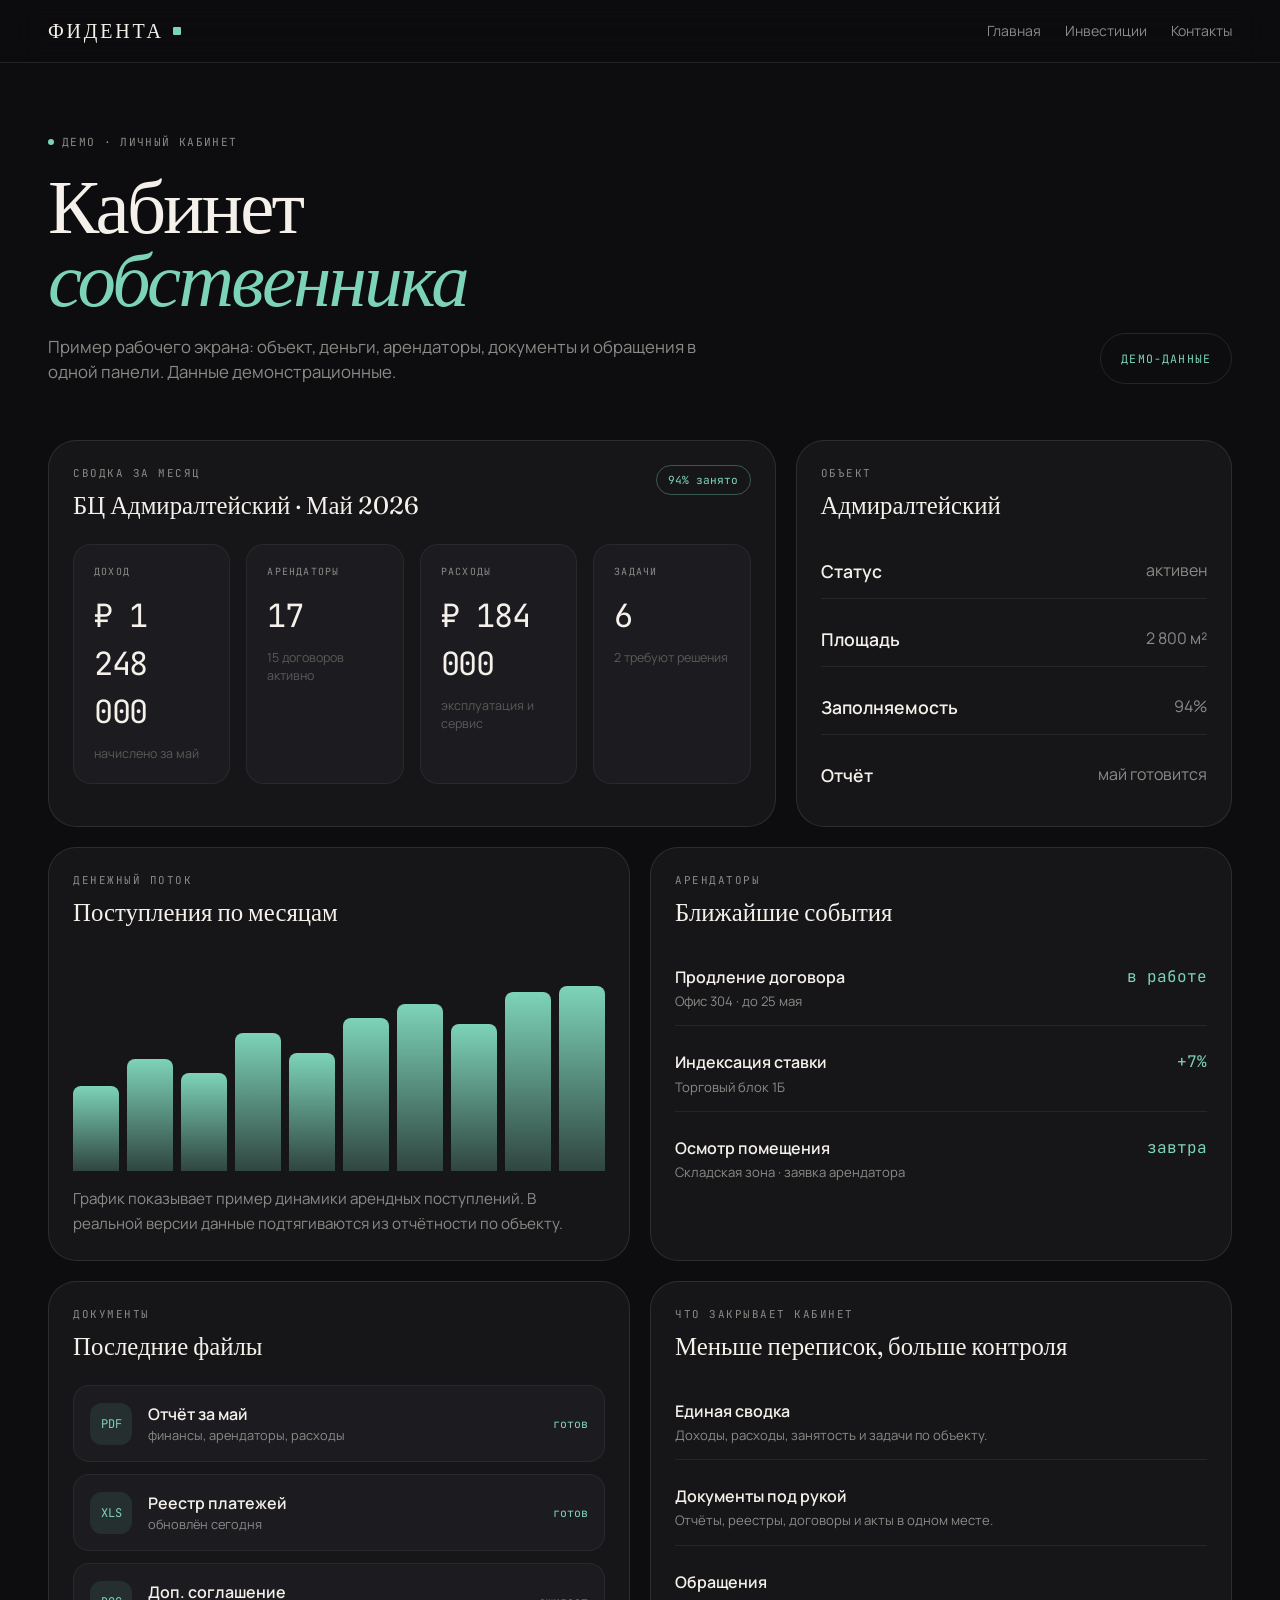
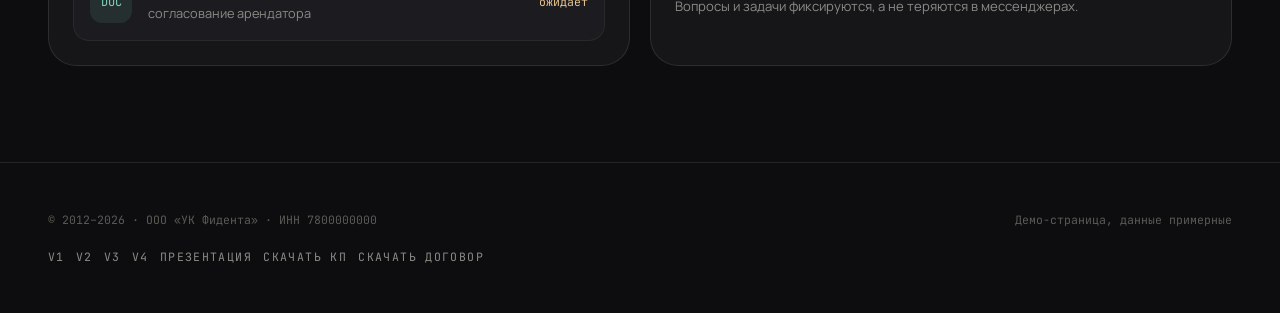
<file: lk.html>
<!DOCTYPE html>
<html lang="ru">
<head>
<meta charset="UTF-8">
<meta name="viewport" content="width=device-width, initial-scale=1.0">
<title>Личный кабинет собственника — УК Фидента</title>
<meta name="description" content="Демо личного кабинета собственника: финансы, арендаторы, заполняемость, документы, отчёты и обращения по объекту.">
<link rel="preconnect" href="https://fonts.googleapis.com">
<link rel="preconnect" href="https://fonts.gstatic.com" crossorigin>
<link href="https://fonts.googleapis.com/css2?family=Fraunces:opsz,wght,SOFT@9..144,300..900,0..100&family=Manrope:wght@300;400;500;600;700&family=JetBrains+Mono:wght@400;500&display=swap" rel="stylesheet">
<style>
:root{--coal:#0d0d0f;--soft:#161618;--card:#1c1c20;--line:rgba(245,241,234,.1);--paper:#f5f1ea;--muted:#8a8a86;--dim:#5a5a56;--mint:#7DD3B8;--amber:#e8c490;--font-display:'Fraunces',Georgia,serif;--font-text:'Manrope',system-ui,sans-serif;--font-mono:'JetBrains Mono','Courier New',monospace;--gutter:clamp(1.25rem,4vw,3rem);--max:1440px}*{box-sizing:border-box;margin:0;padding:0}body{font-family:var(--font-text);background:var(--coal);color:var(--paper);line-height:1.5}a{color:inherit;text-decoration:none}button{font:inherit;border:0;background:none;color:inherit;cursor:pointer}.container{max-width:var(--max);margin:0 auto;padding:0 var(--gutter)}.nav{position:sticky;top:0;z-index:40;display:flex;justify-content:space-between;align-items:center;padding:1rem var(--gutter);background:rgba(13,13,15,.92);backdrop-filter:blur(18px);border-bottom:1px solid var(--line)}.nav__logo{display:flex;align-items:center;gap:.55rem;font-family:var(--font-display);font-size:1.25rem;letter-spacing:.14em;text-transform:uppercase}.nav__logo span{display:inline-block;width:8px;height:8px;background:var(--mint);border-radius:1px;font-size:0;line-height:0}.nav__links{display:flex;gap:1.5rem;align-items:center;color:var(--muted);font-size:.88rem}.nav__links a:hover{color:var(--paper)}.hero{padding:4rem 0 2rem}.hero__top{display:grid;grid-template-columns:1fr auto;gap:2rem;align-items:end}.tag{display:inline-flex;gap:.5rem;align-items:center;font-family:var(--font-mono);font-size:.7rem;letter-spacing:.12em;text-transform:uppercase;color:var(--muted)}.tag:before{content:"";width:6px;height:6px;border-radius:50%;background:var(--mint)}.hero__title{font-family:var(--font-display);font-weight:300;font-size:clamp(2.4rem,6vw,5.8rem);line-height:.96;letter-spacing:-.035em;margin:1.1rem 0}.hero__title em{font-style:italic;color:var(--mint)}.hero__lead{color:var(--muted);font-size:1.05rem;max-width:42rem}.hero__status{padding:1rem 1.25rem;border:1px solid var(--line);border-radius:999px;font-family:var(--font-mono);font-size:.72rem;letter-spacing:.1em;text-transform:uppercase;color:var(--mint);white-space:nowrap}.layout{padding:1.5rem 0 6rem}.main{display:grid;gap:1.25rem}.summary{display:grid;grid-template-columns:1.25fr .75fr;gap:1.25rem}.panel{border:1px solid var(--line);border-radius:28px;background:var(--soft);padding:1.5rem;overflow:hidden}.panel__head{display:flex;justify-content:space-between;gap:1rem;align-items:start;margin-bottom:1.25rem}.panel__label{font-family:var(--font-mono);font-size:.68rem;letter-spacing:.14em;text-transform:uppercase;color:var(--muted)}.panel__title{font-family:var(--font-display);font-size:1.55rem;font-weight:400;margin-top:.35rem}.pill{padding:.35rem .7rem;border:1px solid rgba(125,211,184,.35);border-radius:999px;color:var(--mint);font-family:var(--font-mono);font-size:.7rem}.kpi-grid{display:grid;grid-template-columns:repeat(4,1fr);gap:1rem}.kpi{padding:1.25rem;border-radius:18px;background:var(--card);border:1px solid rgba(245,241,234,.06)}.kpi__label{font-family:var(--font-mono);font-size:.62rem;letter-spacing:.12em;text-transform:uppercase;color:var(--muted);margin-bottom:.75rem}.kpi__value{font-family:var(--font-mono);font-size:clamp(1.25rem,2.8vw,2rem);letter-spacing:-.04em}.kpi__hint{margin-top:.55rem;font-size:.78rem;color:var(--dim)}.object-card{display:grid;gap:.85rem}.object-card__row{display:flex;justify-content:space-between;gap:1rem;padding:.85rem 0;border-bottom:1px solid rgba(245,241,234,.07)}.object-card__row:last-child{border-bottom:0}.object-card__name{font-size:1.1rem;font-weight:600}.object-card__value{color:var(--muted);text-align:right}.grid-2{display:grid;grid-template-columns:1fr 1fr;gap:1.25rem}.table{display:grid;gap:.65rem}.row{display:grid;grid-template-columns:1fr auto;gap:1rem;padding:.85rem 0;border-bottom:1px solid rgba(245,241,234,.07)}.row:last-child{border-bottom:0}.row__title{font-weight:600}.row__sub{font-size:.82rem;color:var(--muted);margin-top:.2rem}.row__value{font-family:var(--font-mono);color:var(--mint);text-align:right}.doc-list{display:grid;gap:.75rem}.doc{display:grid;grid-template-columns:42px 1fr auto;gap:1rem;align-items:center;padding:1rem;border-radius:16px;background:var(--card);border:1px solid rgba(245,241,234,.06)}.doc__icon{width:42px;height:42px;border-radius:12px;background:rgba(125,211,184,.1);display:flex;align-items:center;justify-content:center;color:var(--mint);font-family:var(--font-mono);font-size:.75rem}.doc__title{font-weight:600}.doc__meta{font-size:.8rem;color:var(--muted)}.status{font-family:var(--font-mono);font-size:.72rem}.status--ok{color:var(--mint)}.status--wait{color:var(--amber)}.chart{height:220px;display:flex;align-items:end;gap:.5rem;padding-top:1rem}.bar{flex:1;border-radius:8px 8px 0 0;background:linear-gradient(180deg,var(--mint),rgba(125,211,184,.25));min-height:20px}.bar:nth-child(1){height:42%}.bar:nth-child(2){height:55%}.bar:nth-child(3){height:48%}.bar:nth-child(4){height:68%}.bar:nth-child(5){height:58%}.bar:nth-child(6){height:75%}.bar:nth-child(7){height:82%}.bar:nth-child(8){height:72%}.bar:nth-child(9){height:88%}.bar:nth-child(10){height:91%}.mini-copy{color:var(--muted);font-size:.95rem;line-height:1.6;margin-top:1rem}.footer{padding:3rem 0;border-top:1px solid var(--line);color:var(--dim);font-family:var(--font-mono);font-size:.72rem}.footer__row{display:flex;justify-content:space-between;gap:1rem;flex-wrap:wrap}.demo-footer-nav{margin-top:1.25rem;display:flex;flex-wrap:wrap;gap:.7rem;text-transform:uppercase;letter-spacing:.12em}.demo-footer-nav a{color:var(--muted)}@media(max-width:1050px){.summary,.grid-2{grid-template-columns:1fr}.kpi-grid{grid-template-columns:1fr 1fr}}@media(max-width:760px){.nav__links{display:none}.hero__top{grid-template-columns:1fr}.hero__status{width:max-content}.hero{padding-top:3rem}.doc{grid-template-columns:42px 1fr}.doc .status{grid-column:2;text-align:left}}@media(max-width:560px){.kpi-grid{grid-template-columns:1fr}.panel{border-radius:24px;padding:1.25rem}.hero__title{font-size:clamp(2.6rem,14vw,4.8rem)}}
</style>
</head>
<body>
<nav class="nav"><a class="nav__logo" href="index.html">ФИДЕНТА<span></span></a><div class="nav__links"><a href="index.html">Главная</a><a href="invest.html">Инвестиции</a><a href="index.html#contacts">Контакты</a></div></nav>
<section class="hero"><div class="container"><div class="hero__top"><div><div class="tag">Демо · личный кабинет</div><h1 class="hero__title">Кабинет<br><em>собственника</em></h1><p class="hero__lead">Пример рабочего экрана: объект, деньги, арендаторы, документы и обращения в одной панели. Данные демонстрационные.</p></div><div class="hero__status">демо-данные</div></div></div></section>
<section class="layout" id="demo"><div class="container"><main class="main"><div class="summary"><section class="panel"><div class="panel__head"><div><div class="panel__label">Сводка за месяц</div><h2 class="panel__title">БЦ Адмиралтейский · Май 2026</h2></div><div class="pill">94% занято</div></div><div class="kpi-grid"><div class="kpi"><div class="kpi__label">Доход</div><div class="kpi__value">₽ 1 248 000</div><div class="kpi__hint">начислено за май</div></div><div class="kpi"><div class="kpi__label">Арендаторы</div><div class="kpi__value">17</div><div class="kpi__hint">15 договоров активно</div></div><div class="kpi"><div class="kpi__label">Расходы</div><div class="kpi__value">₽ 184 000</div><div class="kpi__hint">эксплуатация и сервис</div></div><div class="kpi"><div class="kpi__label">Задачи</div><div class="kpi__value">6</div><div class="kpi__hint">2 требуют решения</div></div></div></section><section class="panel"><div class="panel__head"><div><div class="panel__label">Объект</div><h2 class="panel__title">Адмиралтейский</h2></div></div><div class="object-card"><div class="object-card__row"><div class="object-card__name">Статус</div><div class="object-card__value">активен</div></div><div class="object-card__row"><div class="object-card__name">Площадь</div><div class="object-card__value">2 800 м²</div></div><div class="object-card__row"><div class="object-card__name">Заполняемость</div><div class="object-card__value">94%</div></div><div class="object-card__row"><div class="object-card__name">Отчёт</div><div class="object-card__value">май готовится</div></div></div></section></div><div class="grid-2"><section class="panel"><div class="panel__head"><div><div class="panel__label">Денежный поток</div><h2 class="panel__title">Поступления по месяцам</h2></div></div><div class="chart"><div class="bar"></div><div class="bar"></div><div class="bar"></div><div class="bar"></div><div class="bar"></div><div class="bar"></div><div class="bar"></div><div class="bar"></div><div class="bar"></div><div class="bar"></div></div><p class="mini-copy">График показывает пример динамики арендных поступлений. В реальной версии данные подтягиваются из отчётности по объекту.</p></section><section class="panel"><div class="panel__head"><div><div class="panel__label">Арендаторы</div><h2 class="panel__title">Ближайшие события</h2></div></div><div class="table"><div class="row"><div><div class="row__title">Продление договора</div><div class="row__sub">Офис 304 · до 25 мая</div></div><div class="row__value">в работе</div></div><div class="row"><div><div class="row__title">Индексация ставки</div><div class="row__sub">Торговый блок 1Б</div></div><div class="row__value">+7%</div></div><div class="row"><div><div class="row__title">Осмотр помещения</div><div class="row__sub">Складская зона · заявка арендатора</div></div><div class="row__value">завтра</div></div></div></section></div><div class="grid-2"><section class="panel"><div class="panel__head"><div><div class="panel__label">Документы</div><h2 class="panel__title">Последние файлы</h2></div></div><div class="doc-list"><div class="doc"><div class="doc__icon">PDF</div><div><div class="doc__title">Отчёт за май</div><div class="doc__meta">финансы, арендаторы, расходы</div></div><div class="status status--ok">готов</div></div><div class="doc"><div class="doc__icon">XLS</div><div><div class="doc__title">Реестр платежей</div><div class="doc__meta">обновлён сегодня</div></div><div class="status status--ok">готов</div></div><div class="doc"><div class="doc__icon">DOC</div><div><div class="doc__title">Доп. соглашение</div><div class="doc__meta">согласование арендатора</div></div><div class="status status--wait">ожидает</div></div></div></section><section class="panel"><div class="panel__head"><div><div class="panel__label">Что закрывает кабинет</div><h2 class="panel__title">Меньше переписок, больше контроля</h2></div></div><div class="table"><div class="row"><div><div class="row__title">Единая сводка</div><div class="row__sub">Доходы, расходы, занятость и задачи по объекту.</div></div></div><div class="row"><div><div class="row__title">Документы под рукой</div><div class="row__sub">Отчёты, реестры, договоры и акты в одном месте.</div></div></div><div class="row"><div><div class="row__title">Обращения</div><div class="row__sub">Вопросы и задачи фиксируются, а не теряются в мессенджерах.</div></div></div></div></section></div></main></div></section>
<footer class="footer"><div class="container"><div class="footer__row"><div>© 2012–2026 · ООО «УК Фидента» · ИНН 7800000000</div><div>Демо-страница, данные примерные</div></div><div class="demo-footer-nav"><a href="https://sweeded3.github.io/Fidenta0.1/">V1</a><a href="https://sweeded3.github.io/Fidentav0.2/">V2</a><a href="https://sweeded3.github.io/Fidentav0.3/">V3</a><a href="https://sweeded3.github.io/Fidentav0.4/">V4</a><a href="presentation.html">Презентация</a><a href="docs/fidenta-kp.pdf" download>Скачать КП</a><a href="docs/fidenta-contract.pdf" download>Скачать договор</a></div></div></footer>
</body>
</html>
</file>
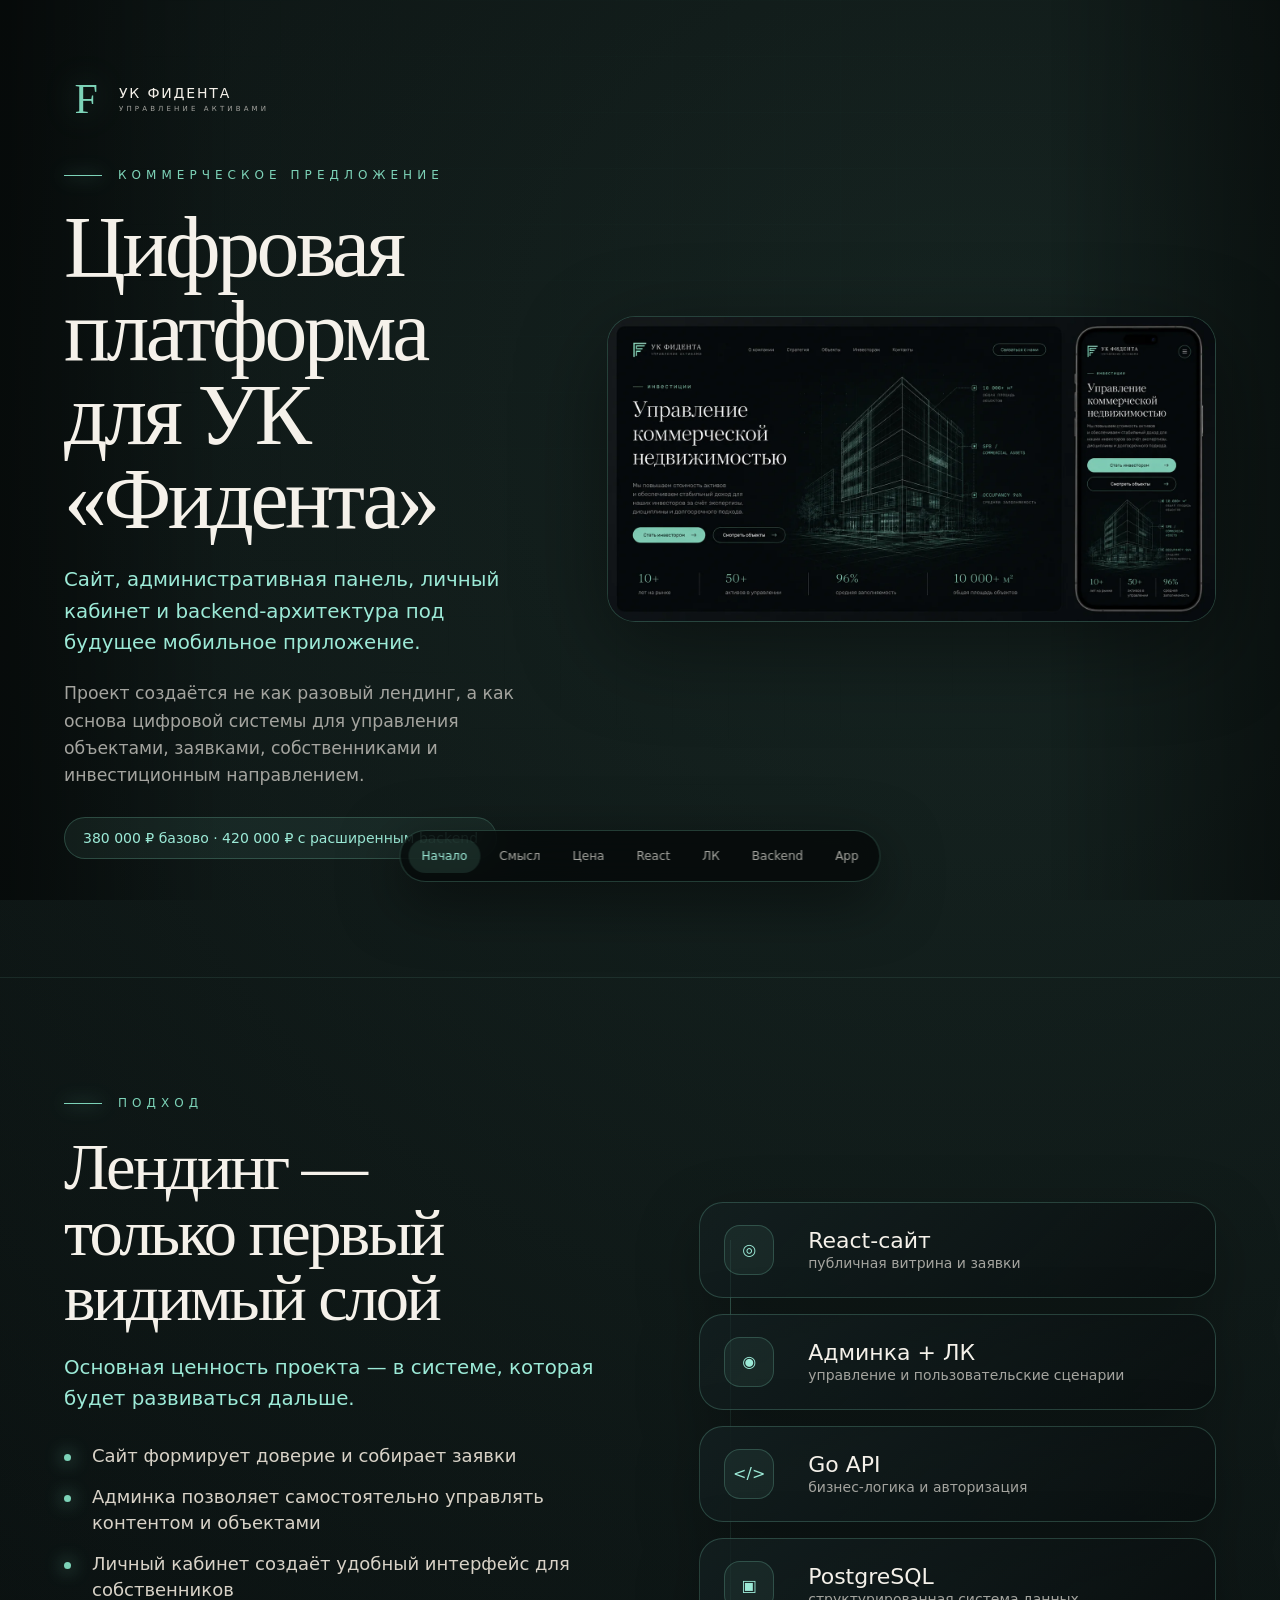
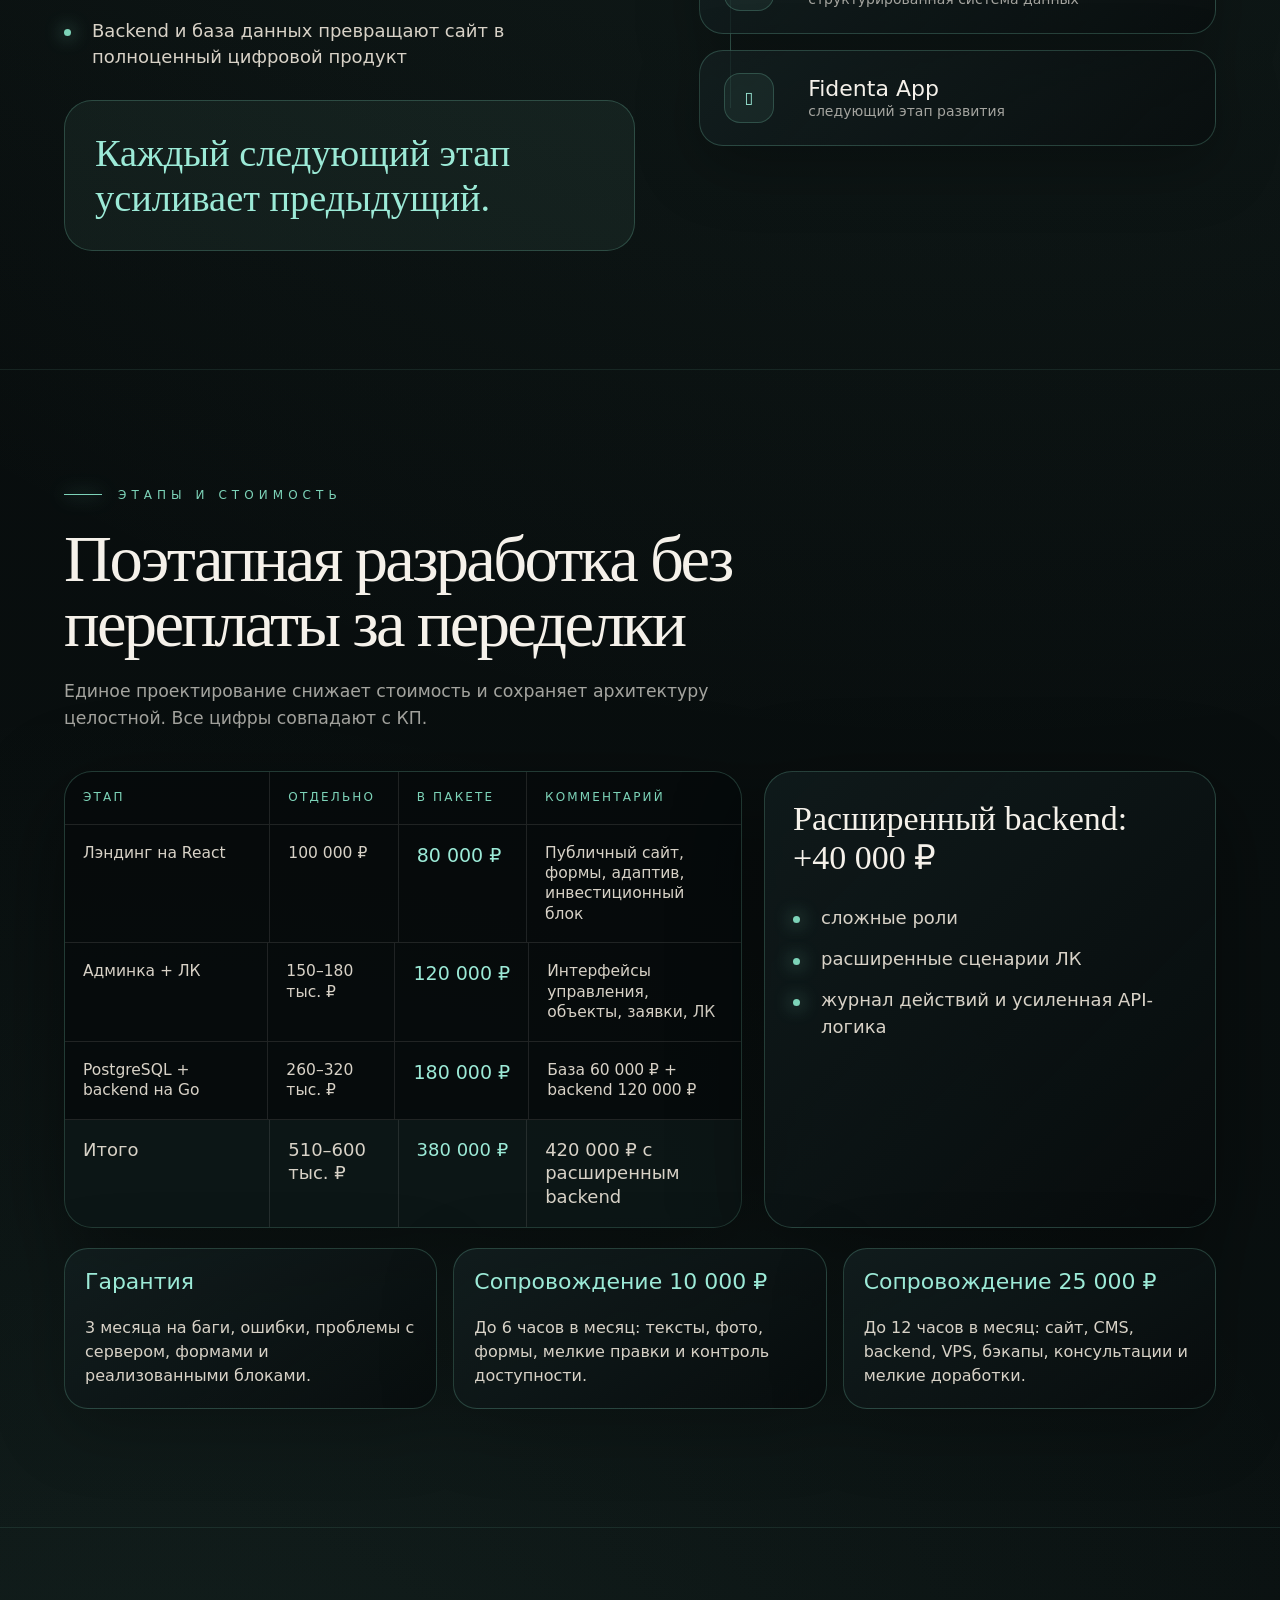
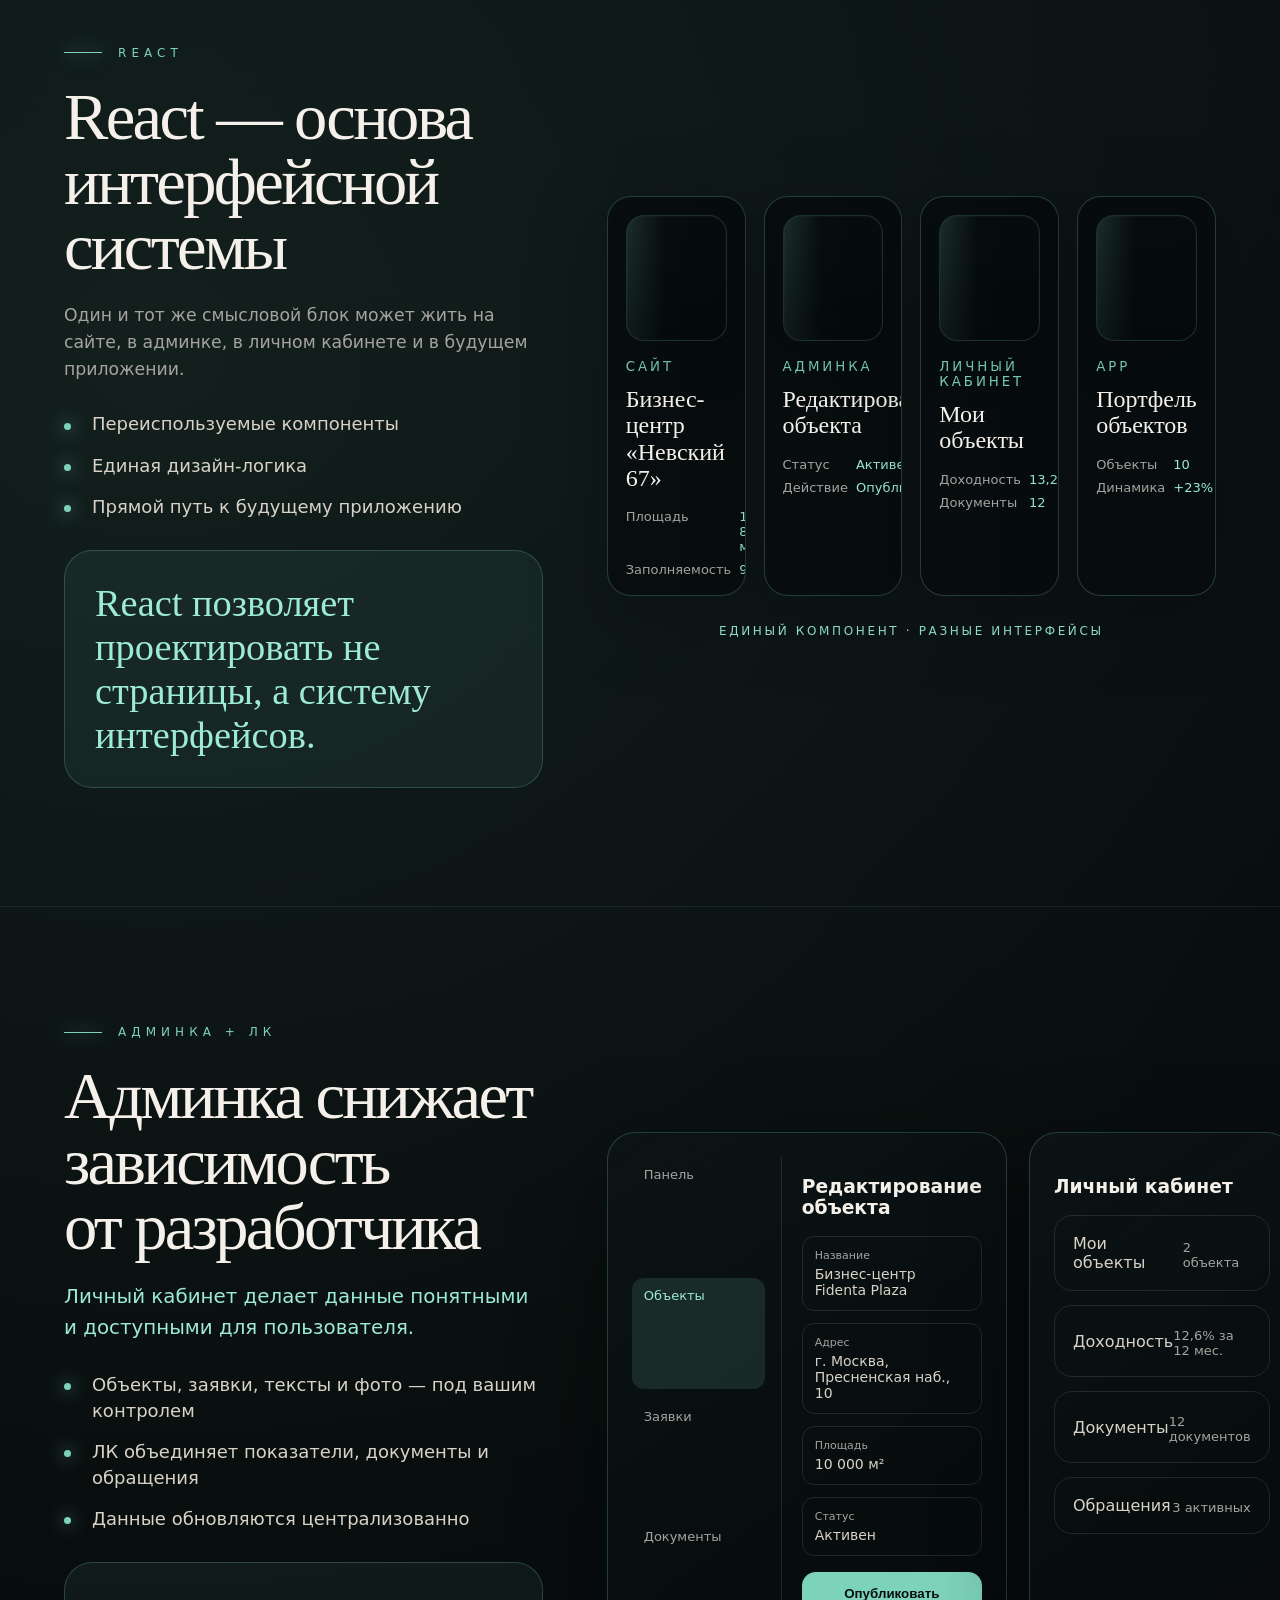
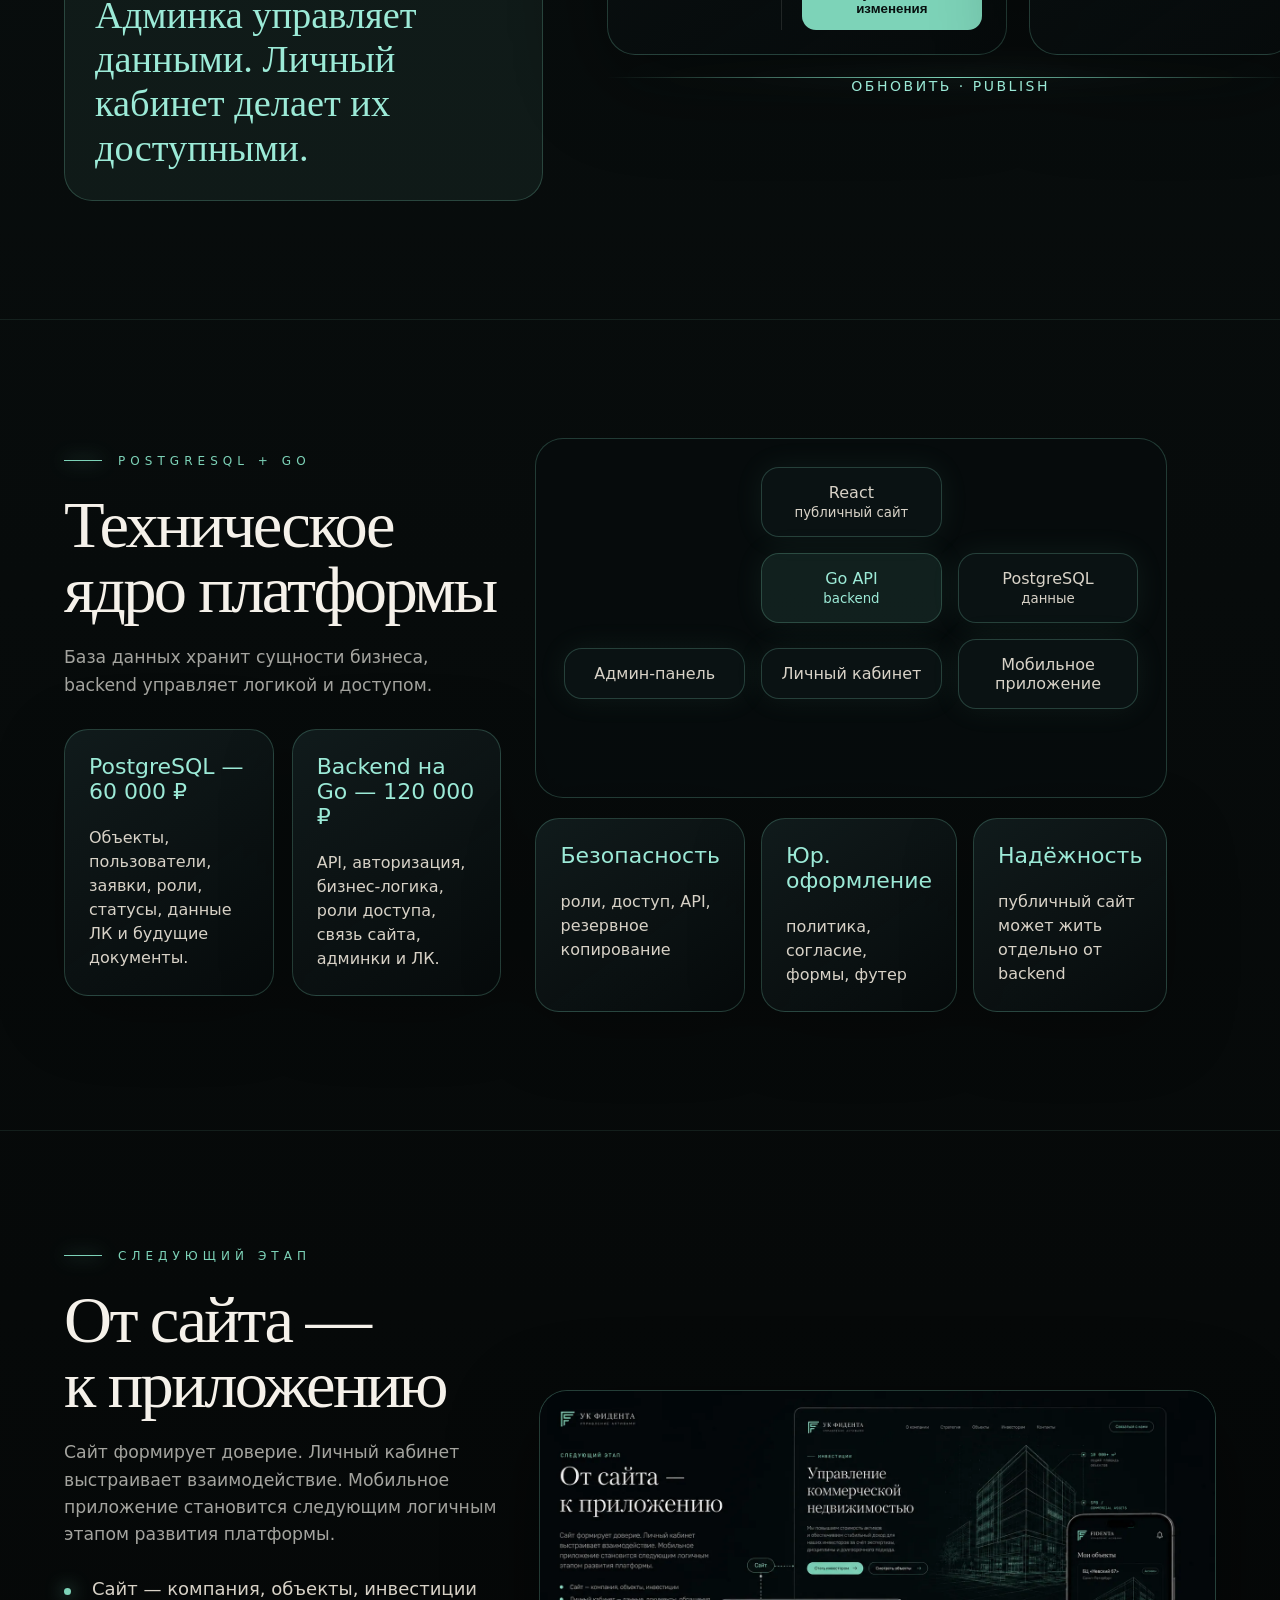
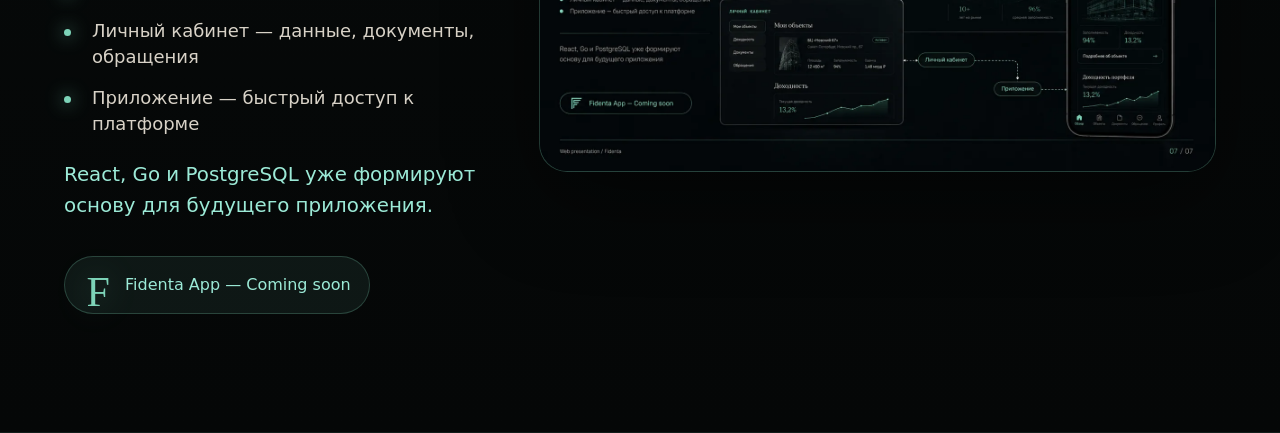
<file: presentation.html>
<!doctype html>
<html lang="ru">
<head>
<meta charset="utf-8" />
<meta name="viewport" content="width=device-width, initial-scale=1, viewport-fit=cover" />
<title>Fidenta — цифровая платформа</title>
<meta name="theme-color" content="#07100f" />
<style>
:root {
  --bg:#050808; --panel:rgba(11,18,19,.74); --panel2:rgba(14,24,25,.92);
  --mint:#7dd3b8; --mint2:#9cead7; --text:#f5f1ea; --soft:#d8d2c7; --muted:#a4a49f;
  --line:rgba(125,211,184,.24); --thin:rgba(245,241,234,.11); --shadow:0 26px 90px rgba(0,0,0,.45);
  --radius:28px; --max:1220px;
}
*{box-sizing:border-box}
html{scroll-behavior:smooth;background:var(--bg)}
body{margin:0;color:var(--text);font-family:Inter,ui-sans-serif,system-ui,-apple-system,BlinkMacSystemFont,"Segoe UI",Arial,sans-serif;background:
 radial-gradient(circle at 76% 6%,rgba(125,211,184,.14),transparent 30%),
 radial-gradient(circle at 12% 52%,rgba(125,211,184,.08),transparent 34%),
 linear-gradient(180deg,#050708 0%,#0a1111 47%,#050707 100%);overflow-x:hidden}
body:before{content:"";position:fixed;inset:0;pointer-events:none;z-index:0;opacity:.34;background-image:linear-gradient(rgba(125,211,184,.055) 1px,transparent 1px),linear-gradient(90deg,rgba(125,211,184,.04) 1px,transparent 1px);background-size:56px 56px;mask-image:radial-gradient(circle at 58% 20%,black,transparent 72%)}
body:after{content:"";position:fixed;inset:0;pointer-events:none;z-index:0;background:linear-gradient(90deg,rgba(0,0,0,.50),transparent 18%,transparent 82%,rgba(0,0,0,.42))}
.progress{position:fixed;top:0;left:0;height:2px;width:0;z-index:50;background:linear-gradient(90deg,var(--mint),#effffb);box-shadow:0 0 24px var(--mint)}
.nav{position:fixed;z-index:40;left:50%;bottom:18px;transform:translateX(-50%);display:flex;gap:6px;padding:8px;border:1px solid var(--line);border-radius:999px;background:rgba(5,8,8,.78);backdrop-filter:blur(18px);box-shadow:0 18px 60px rgba(0,0,0,.5)}
.nav a{text-decoration:none;color:var(--muted);font-size:12px;line-height:1;padding:11px 13px;border-radius:999px;white-space:nowrap}
.nav a:hover,.nav a.active{background:rgba(125,211,184,.13);color:var(--mint2)}
.section{position:relative;z-index:2;padding:118px clamp(22px,5vw,72px);border-bottom:1px solid rgba(125,211,184,.11)}
.section.hero{padding-top:78px;min-height:100svh;display:grid;align-items:center}
.wrap{width:min(var(--max),100%);margin:0 auto}
.grid{display:grid;grid-template-columns:minmax(0,.88fr) minmax(0,1.12fr);gap:clamp(34px,5vw,80px);align-items:center}
.grid.reverse{grid-template-columns:minmax(0,1.05fr) minmax(0,.95fr)}
.logo{display:flex;align-items:center;gap:13px;letter-spacing:.13em;text-transform:uppercase;font-size:14px;margin-bottom:48px}
.mark{width:42px;height:42px;display:inline-grid;place-items:center;color:var(--mint);font-family:Georgia,"Times New Roman",serif;font-size:42px;line-height:1;font-weight:400;letter-spacing:-.06em;filter:drop-shadow(0 0 16px rgba(125,211,184,.3))}
.mark::before{content:"F"}
.mark::after{content:none}
.logo small{display:block;color:var(--muted);font-size:7px;letter-spacing:.45em;margin-top:4px}
.kicker{display:flex;align-items:center;gap:16px;color:var(--mint);font-size:12px;letter-spacing:.42em;text-transform:uppercase;margin:0 0 24px}
.kicker:before{content:"";width:38px;height:1px;background:var(--mint);box-shadow:0 0 18px var(--mint)}
h1,h2{font-family:Georgia,"Times New Roman",serif;font-weight:400;letter-spacing:-.04em;line-height:.98;margin:0;text-wrap:balance}
h1{font-size:clamp(48px,6.7vw,102px);max-width:760px}
h2{font-size:clamp(42px,5.2vw,78px);max-width:800px}
p{font-size:clamp(16px,1.35vw,20px);line-height:1.58;color:var(--muted);margin:22px 0 0;max-width:650px}
.lead{color:var(--mint2);font-size:clamp(18px,1.55vw,24px)}
.tag{display:inline-flex;gap:10px;align-items:center;border:1px solid var(--line);border-radius:999px;padding:12px 18px;background:rgba(125,211,184,.08);color:var(--mint2);font-size:14px;margin-top:28px}
.media-card{border:1px solid var(--line);border-radius:var(--radius);background:linear-gradient(140deg,rgba(14,24,25,.82),rgba(4,7,8,.72));box-shadow:var(--shadow);overflow:hidden;position:relative}
.media-card:before{content:"";position:absolute;inset:-1px;border-radius:inherit;background:radial-gradient(circle at 34% 20%,rgba(125,211,184,.18),transparent 42%);pointer-events:none}
.media-card img{display:block;width:100%;height:auto;position:relative;z-index:1}
.module-card{border:1px solid var(--line);background:linear-gradient(145deg,rgba(18,30,31,.86),rgba(7,11,12,.76));border-radius:24px;padding:24px;box-shadow:0 18px 70px rgba(0,0,0,.25)}
.module-card h3{margin:0 0 12px;color:var(--mint2);font-weight:500;font-size:22px}
.module-card p,.module-card li{font-size:16px;color:var(--soft);line-height:1.5}
ul.clean{display:grid;gap:15px;list-style:none;margin:28px 0 0;padding:0}
ul.clean li{position:relative;padding-left:28px;color:var(--soft);font-size:18px;line-height:1.45}
ul.clean li:before{content:"";position:absolute;left:0;top:.62em;width:7px;height:7px;border-radius:50%;background:var(--mint);box-shadow:0 0 18px var(--mint)}
.quote{font-family:Georgia,"Times New Roman",serif;font-size:clamp(28px,3vw,44px);line-height:1.15;color:var(--mint2);border:1px solid var(--line);border-radius:28px;padding:30px;background:rgba(125,211,184,.07);margin-top:30px}
/* Architecture stack */
.stack{display:grid;gap:16px;position:relative}
.stack:before{content:"";position:absolute;left:31px;top:38px;bottom:38px;width:1px;background:linear-gradient(var(--mint),transparent,var(--mint));opacity:.5}
.layer{position:relative;display:grid;grid-template-columns:64px 1fr;gap:20px;align-items:center;border:1px solid var(--line);border-radius:24px;background:linear-gradient(135deg,rgba(19,31,32,.82),rgba(8,12,13,.64));padding:22px 24px;box-shadow:0 20px 64px rgba(0,0,0,.28)}
.icon{width:50px;height:50px;border:1px solid var(--line);border-radius:16px;display:grid;place-items:center;color:var(--mint2);background:rgba(125,211,184,.07)}
.layer b{display:block;color:var(--text);font-size:22px;font-weight:500}.layer span{color:var(--muted);font-size:14px}
/* pricing */
.pricing{display:grid;grid-template-columns:1.2fr .8fr;gap:22px;align-items:stretch;margin-top:38px}
.table{border:1px solid var(--line);border-radius:28px;background:rgba(6,10,11,.78);box-shadow:var(--shadow);overflow:hidden}
.row{display:grid;grid-template-columns:1.2fr .75fr .75fr 1.25fr;border-bottom:1px solid var(--thin)}.row:last-child{border-bottom:0}
.cell{padding:18px 18px;border-right:1px solid var(--thin);color:var(--soft);font-size:15.5px;line-height:1.32}.cell:last-child{border-right:0}
.head .cell{font-size:12px;color:var(--mint);letter-spacing:.18em;text-transform:uppercase}.price{color:var(--mint2);font-size:19px;white-space:nowrap}.total .cell{background:rgba(125,211,184,.05);font-size:18px}
.side-price{border:1px solid var(--line);border-radius:28px;padding:28px;background:linear-gradient(135deg,rgba(16,27,28,.9),rgba(7,11,12,.75));box-shadow:var(--shadow)}
.side-price .big{font-family:Georgia,"Times New Roman",serif;color:var(--text);font-size:34px;line-height:1.14;margin:0 0 24px}
.strip{display:grid;grid-template-columns:repeat(3,1fr);gap:16px;margin-top:20px}
.strip .module-card{padding:20px}
/* reusable component flow */
.component-flow{display:grid;grid-template-columns:repeat(4,1fr);gap:18px;align-items:stretch}
 .mini-ui{border:1px solid var(--line);border-radius:24px;background:rgba(7,12,13,.78);padding:18px;min-height:320px;position:relative;overflow:hidden;box-shadow:0 20px 80px rgba(0,0,0,.25)}
.mini-photo{height:126px;border-radius:18px;margin-bottom:18px;background-size:cover;background-position:center;position:relative;overflow:hidden;border:1px solid rgba(125,211,184,.18);box-shadow:inset 0 0 0 1px rgba(255,255,255,.03),0 18px 50px rgba(0,0,0,.24)}
.mini-photo:after{content:"";position:absolute;inset:0;background:linear-gradient(180deg,rgba(2,7,8,.08),rgba(2,7,8,.54)),linear-gradient(90deg,rgba(125,211,184,.18),transparent 38%)}
.photo-site{background-image:url("https://images.unsplash.com/photo-1709211023480-943909babe86?auto=format&fit=crop&q=80&w=1200")}
.photo-admin{background-image:url("https://images.unsplash.com/photo-1706074793638-da28b90ea8ae?auto=format&fit=crop&q=80&w=1200")}
.photo-lk{background-image:url("https://images.unsplash.com/photo-1715635795252-38b8f66026d6?auto=format&fit=crop&q=80&w=1200")}
.photo-app{background-image:url("https://images.unsplash.com/photo-1504384308090-c894fdcc538d?auto=format&fit=crop&q=80&w=1200")}
.mini-ui small{display:block;color:var(--mint);letter-spacing:.22em;text-transform:uppercase;margin-bottom:12px}
.mini-ui b{font-family:Georgia,"Times New Roman",serif;font-size:24px;font-weight:400;line-height:1.1}
.mini-ui dl{display:grid;grid-template-columns:1fr auto;gap:8px;margin:18px 0 0;color:var(--muted);font-size:13px}.mini-ui dd{margin:0;color:var(--mint2)}
.flow-center{text-align:center;margin-top:28px;color:var(--mint2);letter-spacing:.22em;text-transform:uppercase;font-size:12px}
/* admin mockups */
.mockups{display:grid;grid-template-columns:1.1fr .9fr;gap:22px;align-items:stretch}
.admin-ui,.lk-ui,.phone-ui{border:1px solid var(--line);border-radius:28px;background:linear-gradient(145deg,rgba(12,20,21,.9),rgba(6,10,11,.72));padding:24px;box-shadow:var(--shadow)}
.admin-grid{display:grid;grid-template-columns:150px 1fr;gap:20px}.sidebar{border-right:1px solid var(--thin);padding-right:16px;display:grid;gap:10px}.side-item{border-radius:12px;padding:10px 12px;color:var(--muted);font-size:13px}.side-item.active{background:rgba(125,211,184,.13);color:var(--mint2)}
.form-lines{display:grid;gap:12px}.field{border:1px solid var(--thin);border-radius:12px;padding:12px;color:var(--soft);font-size:14px}.field span{display:block;color:var(--muted);font-size:11px;margin-bottom:4px}.publish{margin-top:16px;width:100%;border:0;border-radius:14px;background:var(--mint);color:#07100f;padding:14px;font-weight:700}
.lk-list{display:grid;gap:14px}.lk-row{display:flex;justify-content:space-between;align-items:center;border:1px solid var(--thin);border-radius:18px;padding:18px;color:var(--soft)}.lk-row span{color:var(--muted);font-size:13px;display:block;margin-top:4px}
.publish-flow{display:grid;place-items:center;color:var(--mint2);font-size:14px;letter-spacing:.18em;text-transform:uppercase}
.pulse-line{width:100%;height:1px;background:linear-gradient(90deg,transparent,var(--mint),transparent);animation:flow 2.6s linear infinite;filter:drop-shadow(0 0 12px var(--mint))}
@keyframes flow{0%{transform:translateX(-20%);opacity:.2}50%{opacity:1}100%{transform:translateX(20%);opacity:.2}}
/* backend diagram */
.tech-grid{display:grid;grid-template-columns:.9fr 1.1fr;gap:34px;align-items:center}
.tech-cards{display:grid;grid-template-columns:1fr 1fr;gap:18px;margin-top:30px}
.diagram{border:1px solid var(--line);border-radius:28px;background:rgba(7,12,13,.70);padding:28px;min-height:360px;position:relative;overflow:hidden}
.node{border:1px solid var(--line);border-radius:18px;background:rgba(12,20,21,.86);padding:15px;text-align:center;color:var(--soft);box-shadow:0 0 30px rgba(125,211,184,.08)}
.diagram-grid{display:grid;grid-template-columns:1fr 1fr 1fr;gap:16px;align-items:center}.node.main{grid-column:2;background:rgba(125,211,184,.10);color:var(--mint2)}.node.db{grid-column:3;grid-row:2}.node.react{grid-column:2;grid-row:1}.node.admin{grid-column:1;grid-row:3}.node.lk{grid-column:2;grid-row:3}.node.app{grid-column:3;grid-row:3}
.security{display:grid;grid-template-columns:repeat(3,1fr);gap:16px;margin-top:20px}
/* final */
.final-grid{display:grid;grid-template-columns:.78fr 1.22fr;gap:42px;align-items:center}
.final-img img{width:100%;height:auto;display:block;border-radius:26px}
.final-img{border-radius:28px}
.final-badge{display:inline-flex;align-items:center;gap:14px;color:var(--mint2);border:1px solid var(--line);border-radius:999px;padding:14px 18px;margin-top:34px;background:rgba(125,211,184,.08)}
.reveal{opacity:0;transform:translateY(34px);transition:opacity .8s ease,transform .8s ease}.reveal.in{opacity:1;transform:none}.delay1{transition-delay:.08s}.delay2{transition-delay:.16s}
@media (prefers-reduced-motion: reduce){*{animation:none!important;transition:none!important}.reveal{opacity:1;transform:none}}
@media(max-width:1080px){.grid,.grid.reverse,.pricing,.mockups,.tech-grid,.final-grid{grid-template-columns:1fr}.component-flow{grid-template-columns:repeat(2,1fr)}.strip,.security{grid-template-columns:1fr}.nav{display:none}}
@media(max-width:640px){
  body:after{display:none}.section{padding:72px 18px}.section.hero{padding-top:46px}
  .logo{font-size:12px;margin-bottom:34px}.mark{width:34px;height:34px;font-size:34px}
  .kicker{font-size:10.5px;letter-spacing:.25em;gap:12px;margin-bottom:18px}.kicker:before{width:30px}
  h1{font-size:clamp(40px,11.2vw,56px);line-height:1.02}h2{font-size:clamp(38px,10.4vw,52px);line-height:1.02}
  p{font-size:16px;line-height:1.55}.lead{font-size:18px}.tag{font-size:13px;padding:11px 14px;line-height:1.35}
  .media-card{border-radius:22px}.media-card img{width:100%;height:auto;object-fit:contain}
  .section.hero .media-card{order:2}
  .quote{font-size:28px;padding:22px;border-radius:22px}
  .layer{grid-template-columns:48px 1fr;padding:18px;gap:14px;border-radius:20px}.icon{width:42px;height:42px;border-radius:14px}.layer b{font-size:18px}
  .row{grid-template-columns:1fr}.head{display:none}.cell{border-right:0;border-bottom:1px solid var(--thin);padding:14px 16px}.cell:before{content:attr(data-label);display:block;color:var(--mint);font-size:10px;letter-spacing:.16em;text-transform:uppercase;margin-bottom:5px}.row{border-bottom:1px solid var(--line)}
  .side-price .big{font-size:28px}.component-flow{grid-template-columns:1fr}.mini-ui{min-height:auto}.mini-photo{height:154px}.admin-grid{grid-template-columns:1fr}.sidebar{border-right:0;border-bottom:1px solid var(--thin);padding-right:0;padding-bottom:12px;grid-template-columns:repeat(2,1fr)}
  .tech-cards,.security{grid-template-columns:1fr}.diagram{min-height:auto;padding:18px}.diagram-grid{grid-template-columns:1fr}.node,.node.main,.node.db,.node.react,.node.admin,.node.lk,.node.app{grid-column:auto;grid-row:auto}
  .final-img img{border-radius:22px}.final-badge{font-size:14px}
}
</style>
</head>
<body>
<div class="progress" id="progress"></div>
<nav class="nav" id="nav"><a href="#hero">Начало</a><a href="#value">Смысл</a><a href="#price">Цена</a><a href="#react">React</a><a href="#admin">ЛК</a><a href="#tech">Backend</a><a href="#app">App</a></nav>

<section class="section hero" id="hero"><div class="wrap grid"><div class="reveal"><div class="logo"><span class="mark"></span><span>УК ФИДЕНТА<small>УПРАВЛЕНИЕ АКТИВАМИ</small></span></div><div class="kicker">Коммерческое предложение</div><h1>Цифровая платформа для УК «Фидента»</h1><p class="lead">Сайт, административная панель, личный кабинет и backend-архитектура под будущее мобильное приложение.</p><p>Проект создаётся не как разовый лендинг, а как основа цифровой системы для управления объектами, заявками, собственниками и инвестиционным направлением.</p><span class="tag">380 000 ₽ базово · 420 000 ₽ с расширенным backend</span></div><div class="media-card reveal delay1"><img src="[data-uri]" alt="Сайт Фидента на десктопе и мобильном экране"></div></div></section>

<section class="section" id="value"><div class="wrap grid reverse"><div class="reveal"><div class="kicker">Подход</div><h2>Лендинг — только первый видимый слой</h2><p class="lead">Основная ценность проекта — в системе, которая будет развиваться дальше.</p><ul class="clean"><li>Сайт формирует доверие и собирает заявки</li><li>Админка позволяет самостоятельно управлять контентом и объектами</li><li>Личный кабинет создаёт удобный интерфейс для собственников</li><li>Backend и база данных превращают сайт в полноценный цифровой продукт</li></ul><div class="quote">Каждый следующий этап усиливает предыдущий.</div></div><div class="stack reveal delay1"><div class="layer"><div class="icon">◎</div><div><b>React-сайт</b><span>публичная витрина и заявки</span></div></div><div class="layer"><div class="icon">◉</div><div><b>Админка + ЛК</b><span>управление и пользовательские сценарии</span></div></div><div class="layer"><div class="icon">&lt;/&gt;</div><div><b>Go API</b><span>бизнес-логика и авторизация</span></div></div><div class="layer"><div class="icon">▣</div><div><b>PostgreSQL</b><span>структурированная система данных</span></div></div><div class="layer"><div class="icon">▯</div><div><b>Fidenta App</b><span>следующий этап развития</span></div></div></div></div></section>

<section class="section" id="price"><div class="wrap"><div class="reveal"><div class="kicker">Этапы и стоимость</div><h2>Поэтапная разработка без переплаты за переделки</h2><p>Единое проектирование снижает стоимость и сохраняет архитектуру целостной. Все цифры совпадают с КП.</p></div><div class="pricing reveal delay1"><div class="table"><div class="row head"><div class="cell">Этап</div><div class="cell">Отдельно</div><div class="cell">В пакете</div><div class="cell">Комментарий</div></div><div class="row"><div class="cell" data-label="Этап">Лэндинг на React</div><div class="cell" data-label="Отдельно">100 000 ₽</div><div class="cell price" data-label="В пакете">80 000 ₽</div><div class="cell" data-label="Комментарий">Публичный сайт, формы, адаптив, инвестиционный блок</div></div><div class="row"><div class="cell" data-label="Этап">Админка + ЛК</div><div class="cell" data-label="Отдельно">150–180 тыс. ₽</div><div class="cell price" data-label="В пакете">120 000 ₽</div><div class="cell" data-label="Комментарий">Интерфейсы управления, объекты, заявки, ЛК</div></div><div class="row"><div class="cell" data-label="Этап">PostgreSQL + backend на Go</div><div class="cell" data-label="Отдельно">260–320 тыс. ₽</div><div class="cell price" data-label="В пакете">180 000 ₽</div><div class="cell" data-label="Комментарий">База 60 000 ₽ + backend 120 000 ₽</div></div><div class="row total"><div class="cell" data-label="Этап">Итого</div><div class="cell" data-label="Отдельно">510–600 тыс. ₽</div><div class="cell price" data-label="В пакете">380 000 ₽</div><div class="cell" data-label="Комментарий">420 000 ₽ с расширенным backend</div></div></div><aside class="side-price"><p class="big">Расширенный backend: +40 000 ₽</p><ul class="clean"><li>сложные роли</li><li>расширенные сценарии ЛК</li><li>журнал действий и усиленная API-логика</li></ul></aside></div><div class="strip reveal delay2"><div class="module-card"><h3>Гарантия</h3><p>3 месяца на баги, ошибки, проблемы с сервером, формами и реализованными блоками.</p></div><div class="module-card"><h3>Сопровождение 10 000 ₽</h3><p>До 6 часов в месяц: тексты, фото, формы, мелкие правки и контроль доступности.</p></div><div class="module-card"><h3>Сопровождение 25 000 ₽</h3><p>До 12 часов в месяц: сайт, CMS, backend, VPS, бэкапы, консультации и мелкие доработки.</p></div></div></div></section>

<section class="section" id="react"><div class="wrap grid"><div class="reveal"><div class="kicker">React</div><h2>React — основа интерфейсной системы</h2><p>Один и тот же смысловой блок может жить на сайте, в админке, в личном кабинете и в будущем приложении.</p><ul class="clean"><li>Переиспользуемые компоненты</li><li>Единая дизайн-логика</li><li>Прямой путь к будущему приложению</li></ul><div class="quote">React позволяет проектировать не страницы, а систему интерфейсов.</div></div><div class="reveal delay1"><div class="component-flow"><div class="mini-ui"><div class="mini-photo photo-site"></div><small>Сайт</small><b>Бизнес-центр «Невский 67»</b><dl><dt>Площадь</dt><dd>10 800 м²</dd><dt>Заполняемость</dt><dd>96%</dd></dl></div><div class="mini-ui"><div class="mini-photo photo-admin"></div><small>Админка</small><b>Редактирование объекта</b><dl><dt>Статус</dt><dd>Активен</dd><dt>Действие</dt><dd>Опубликовать</dd></dl></div><div class="mini-ui"><div class="mini-photo photo-lk"></div><small>Личный кабинет</small><b>Мои объекты</b><dl><dt>Доходность</dt><dd>13,2%</dd><dt>Документы</dt><dd>12</dd></dl></div><div class="mini-ui"><div class="mini-photo photo-app"></div><small>App</small><b>Портфель объектов</b><dl><dt>Объекты</dt><dd>10</dd><dt>Динамика</dt><dd>+23%</dd></dl></div></div><div class="flow-center">Единый компонент · разные интерфейсы</div></div></div></section>

<section class="section" id="admin"><div class="wrap grid"><div class="reveal"><div class="kicker">Админка + ЛК</div><h2>Админка снижает зависимость от разработчика</h2><p class="lead">Личный кабинет делает данные понятными и доступными для пользователя.</p><ul class="clean"><li>Объекты, заявки, тексты и фото — под вашим контролем</li><li>ЛК объединяет показатели, документы и обращения</li><li>Данные обновляются централизованно</li></ul><div class="quote">Админка управляет данными. Личный кабинет делает их доступными.</div></div><div class="mockups reveal delay1"><div class="admin-ui"><div class="admin-grid"><div class="sidebar"><div class="side-item">Панель</div><div class="side-item active">Объекты</div><div class="side-item">Заявки</div><div class="side-item">Документы</div></div><div><h3>Редактирование объекта</h3><div class="form-lines"><div class="field"><span>Название</span>Бизнес-центр Fidenta Plaza</div><div class="field"><span>Адрес</span>г. Москва, Пресненская наб., 10</div><div class="field"><span>Площадь</span>10 000 м²</div><div class="field"><span>Статус</span>Активен</div></div><button class="publish">Опубликовать изменения</button></div></div></div><div class="lk-ui"><h3>Личный кабинет</h3><div class="lk-list"><div class="lk-row">Мои объекты <span>2 объекта</span></div><div class="lk-row">Доходность <span>12,6% за 12 мес.</span></div><div class="lk-row">Документы <span>12 документов</span></div><div class="lk-row">Обращения <span>3 активных</span></div></div></div><div class="publish-flow" style="grid-column:1/-1"><div class="pulse-line"></div><span>Обновить · Publish</span></div></div></div></section>

<section class="section" id="tech"><div class="wrap tech-grid"><div class="reveal"><div class="kicker">PostgreSQL + Go</div><h2>Техническое ядро платформы</h2><p>База данных хранит сущности бизнеса, backend управляет логикой и доступом.</p><div class="tech-cards"><div class="module-card"><h3>PostgreSQL — 60 000 ₽</h3><p>Объекты, пользователи, заявки, роли, статусы, данные ЛК и будущие документы.</p></div><div class="module-card"><h3>Backend на Go — 120 000 ₽</h3><p>API, авторизация, бизнес-логика, роли доступа, связь сайта, админки и ЛК.</p></div></div></div><div class="reveal delay1"><div class="diagram"><div class="diagram-grid"><div class="node react">React<br><small>публичный сайт</small></div><div class="node main">Go API<br><small>backend</small></div><div class="node db">PostgreSQL<br><small>данные</small></div><div class="node admin">Админ-панель</div><div class="node lk">Личный кабинет</div><div class="node app">Мобильное приложение</div></div></div><div class="security"><div class="module-card"><h3>Безопасность</h3><p>роли, доступ, API, резервное копирование</p></div><div class="module-card"><h3>Юр. оформление</h3><p>политика, согласие, формы, футер</p></div><div class="module-card"><h3>Надёжность</h3><p>публичный сайт может жить отдельно от backend</p></div></div></div></div></section>

<section class="section" id="app"><div class="wrap final-grid"><div class="reveal"><div class="kicker">Следующий этап</div><h2>От сайта — к приложению</h2><p>Сайт формирует доверие. Личный кабинет выстраивает взаимодействие. Мобильное приложение становится следующим логичным этапом развития платформы.</p><ul class="clean"><li>Сайт — компания, объекты, инвестиции</li><li>Личный кабинет — данные, документы, обращения</li><li>Приложение — быстрый доступ к платформе</li></ul><p class="lead">React, Go и PostgreSQL уже формируют основу для будущего приложения.</p><div class="final-badge"><span class="mark" style="width:28px;height:28px;border-width:3px"></span>Fidenta App — Coming soon</div></div><div class="media-card final-img reveal delay1"><img src="[data-uri]" alt="Связка сайта, личного кабинета и приложения Fidenta"></div></div></section>

<script>
const progress = document.getElementById('progress');
const navLinks = [...document.querySelectorAll('.nav a')];
const sections = [...document.querySelectorAll('section[id]')];
function onScroll(){
  const max = document.documentElement.scrollHeight - innerHeight;
  progress.style.width = (scrollY / max * 100) + '%';
  let current = sections[0].id;
  for (const s of sections){ if (s.offsetTop - innerHeight*.35 <= scrollY) current = s.id; }
  navLinks.forEach(a => a.classList.toggle('active', a.getAttribute('href') === '#' + current));
}
addEventListener('scroll', onScroll, {passive:true}); onScroll();
const io = new IntersectionObserver((entries)=>{entries.forEach(e=>{if(e.isIntersecting)e.target.classList.add('in')})},{threshold:.14, rootMargin:'0px 0px -8% 0px'});
document.querySelectorAll('.reveal').forEach(el=>io.observe(el));
</script>
</body>
</html>
</file>
